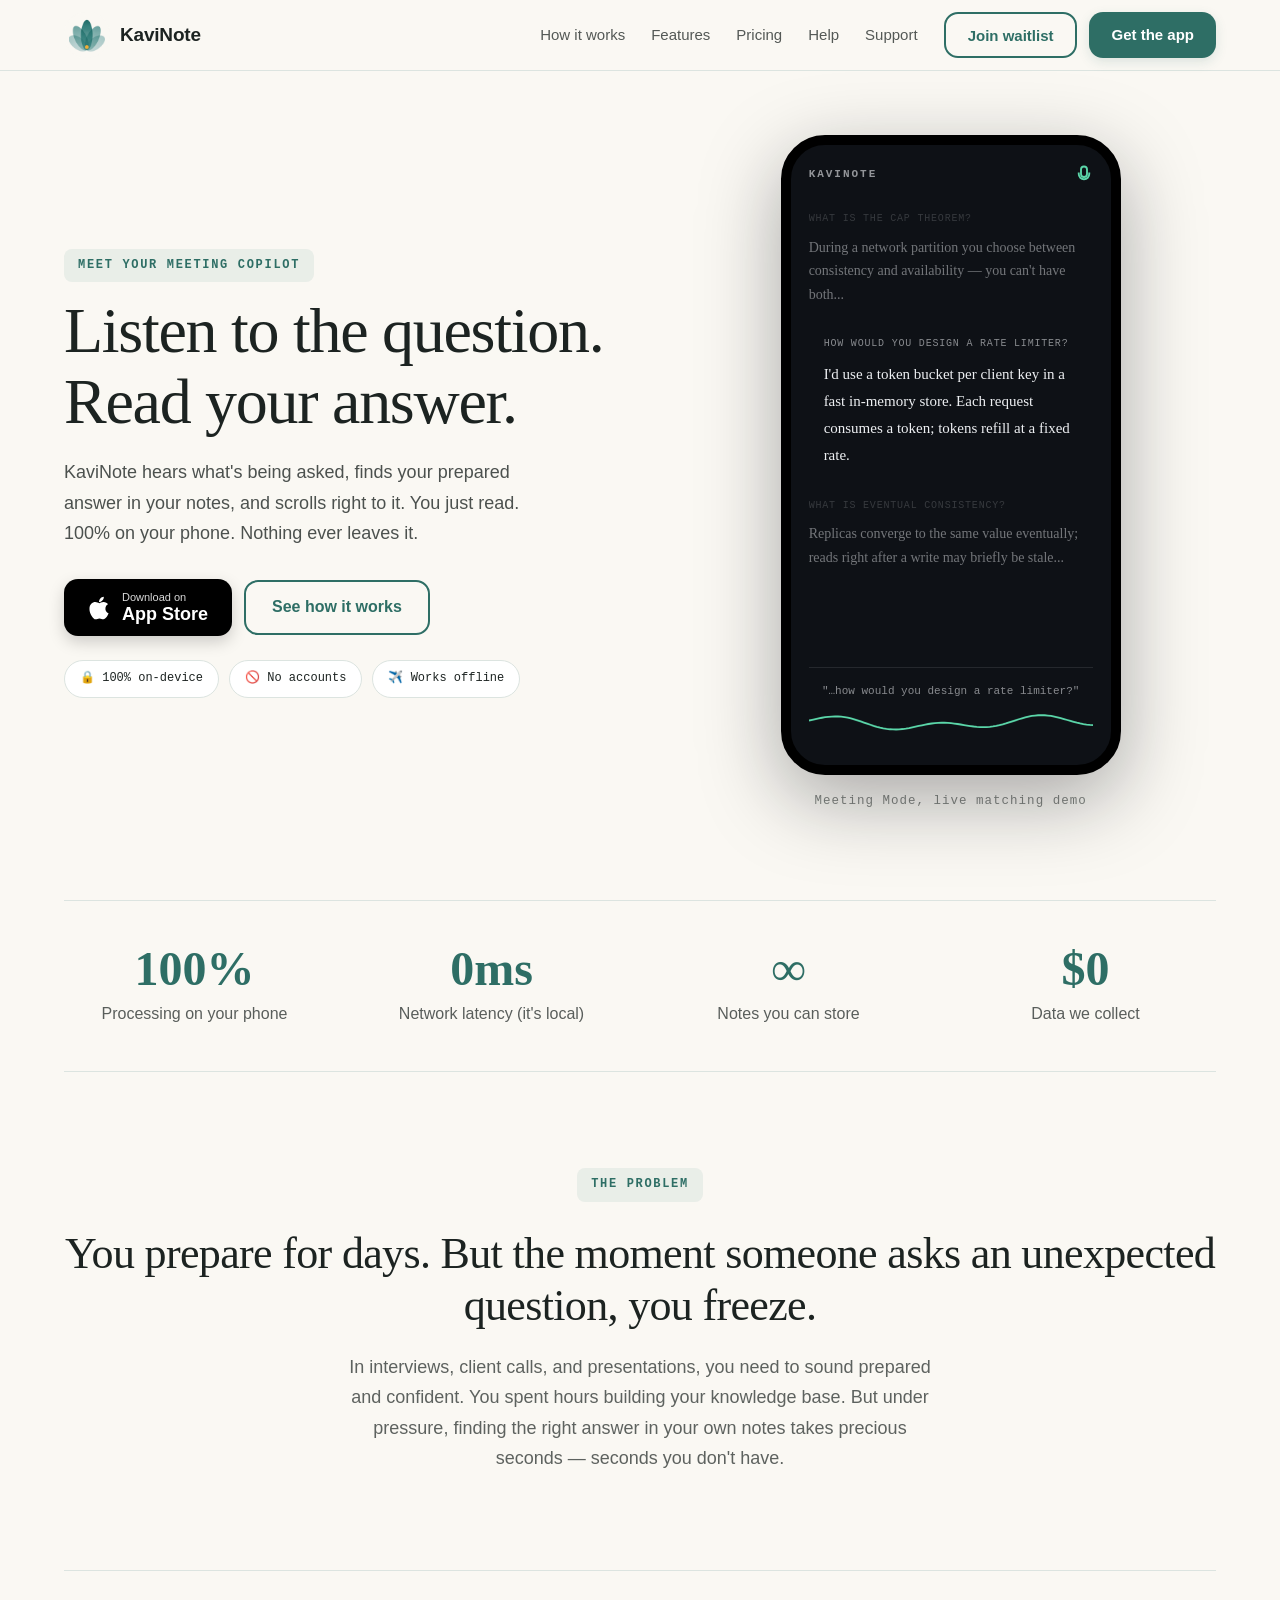
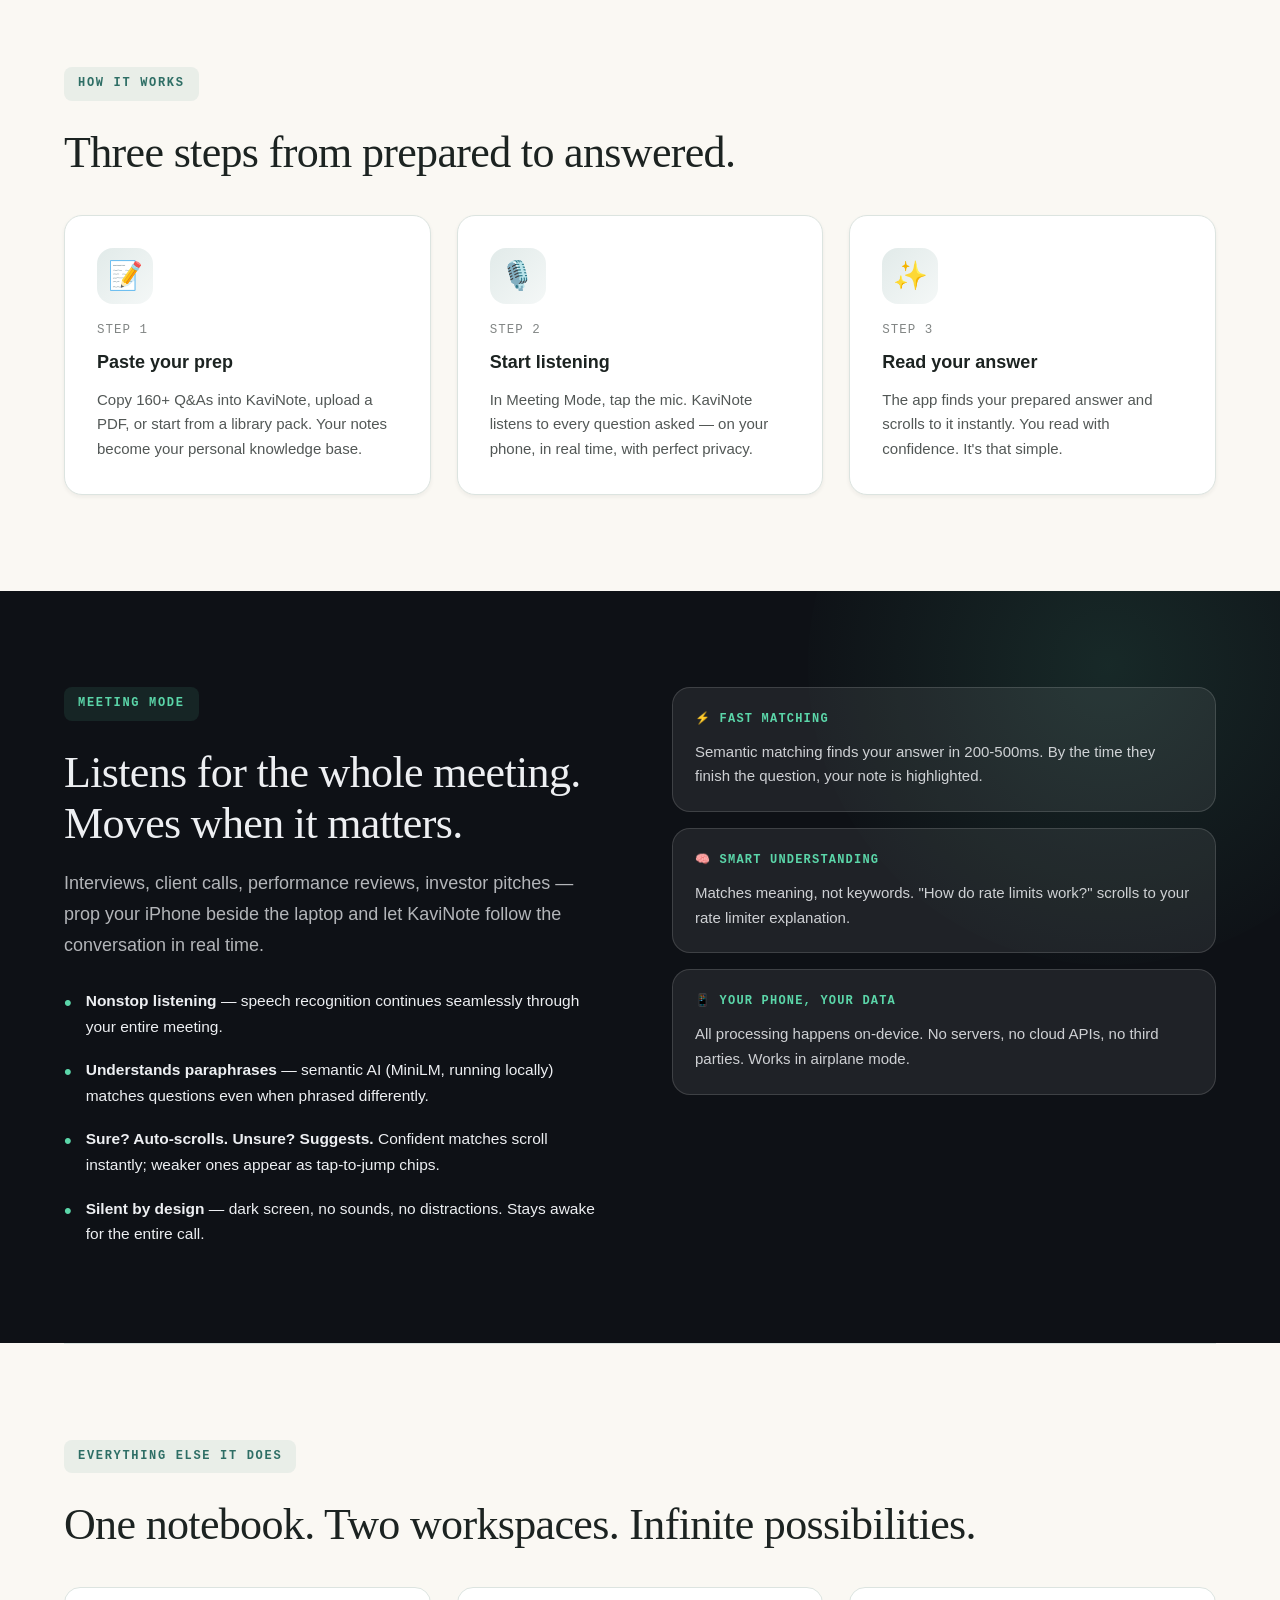
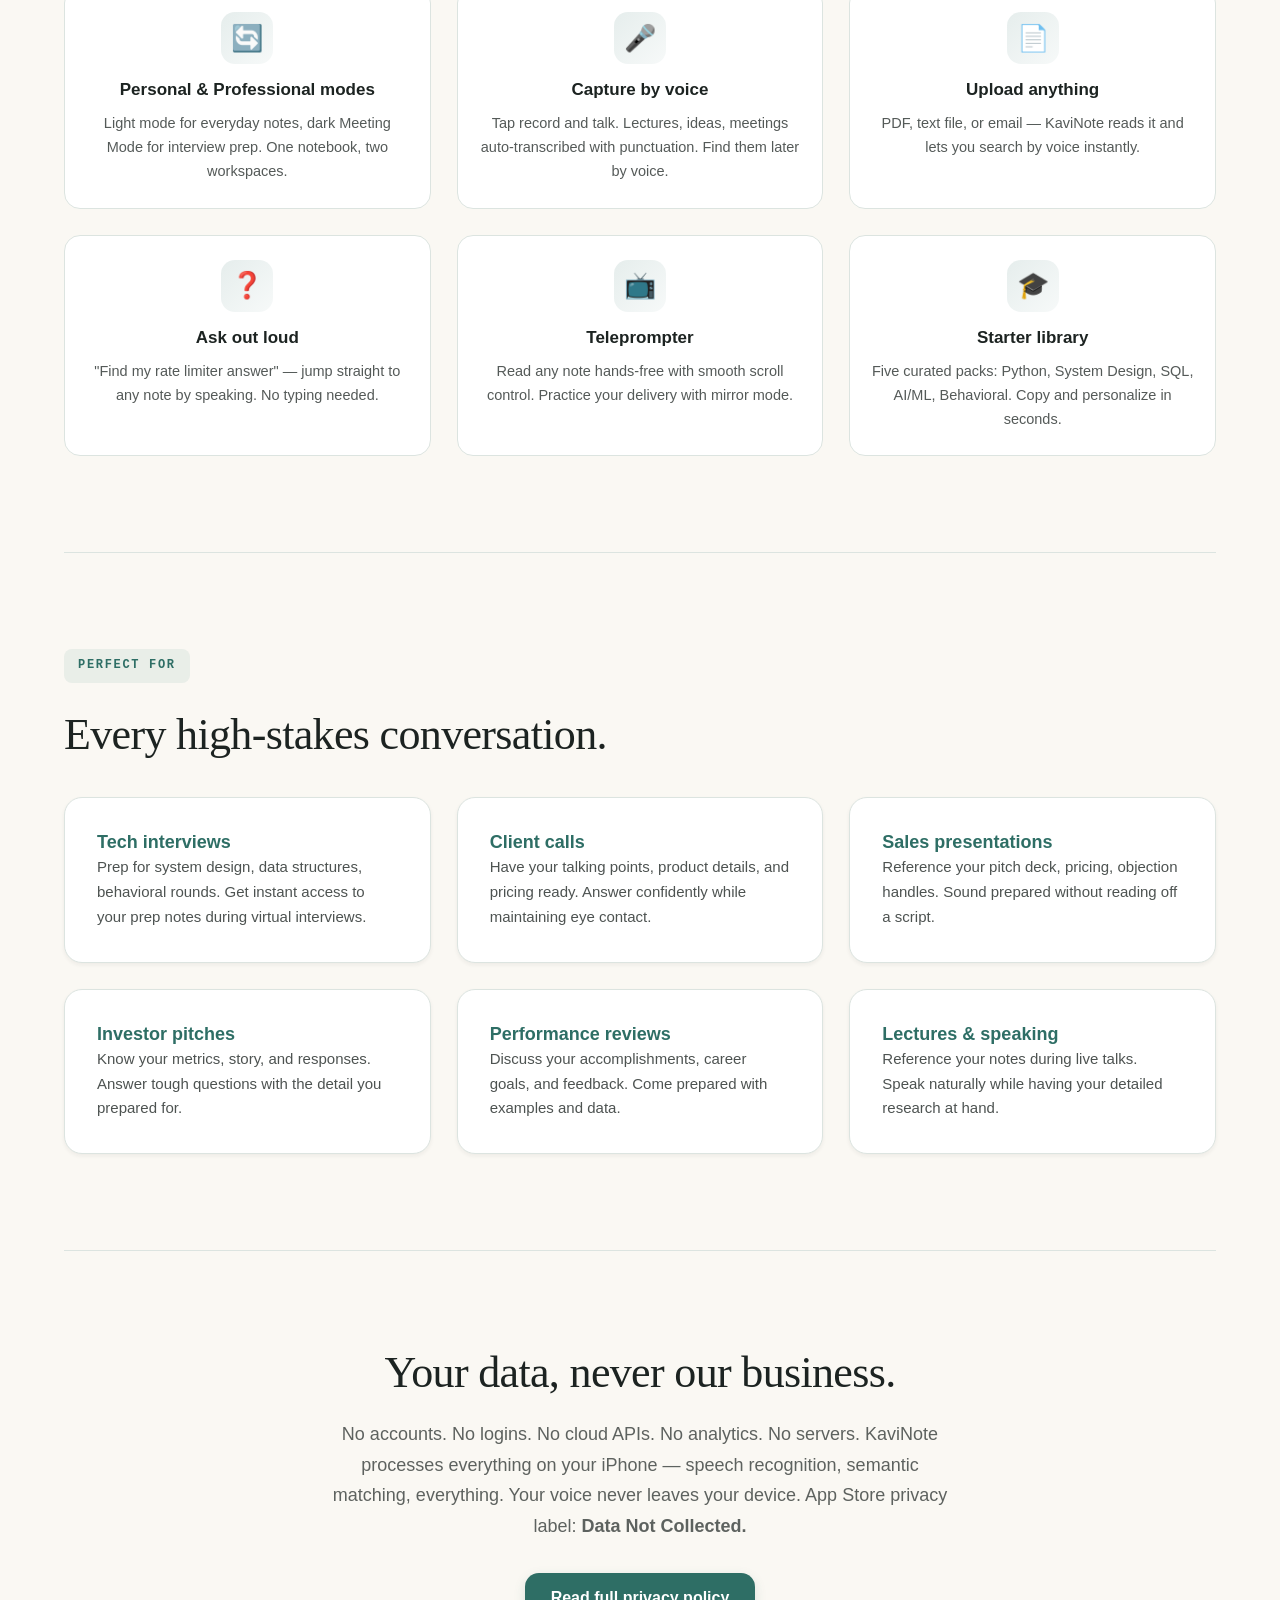
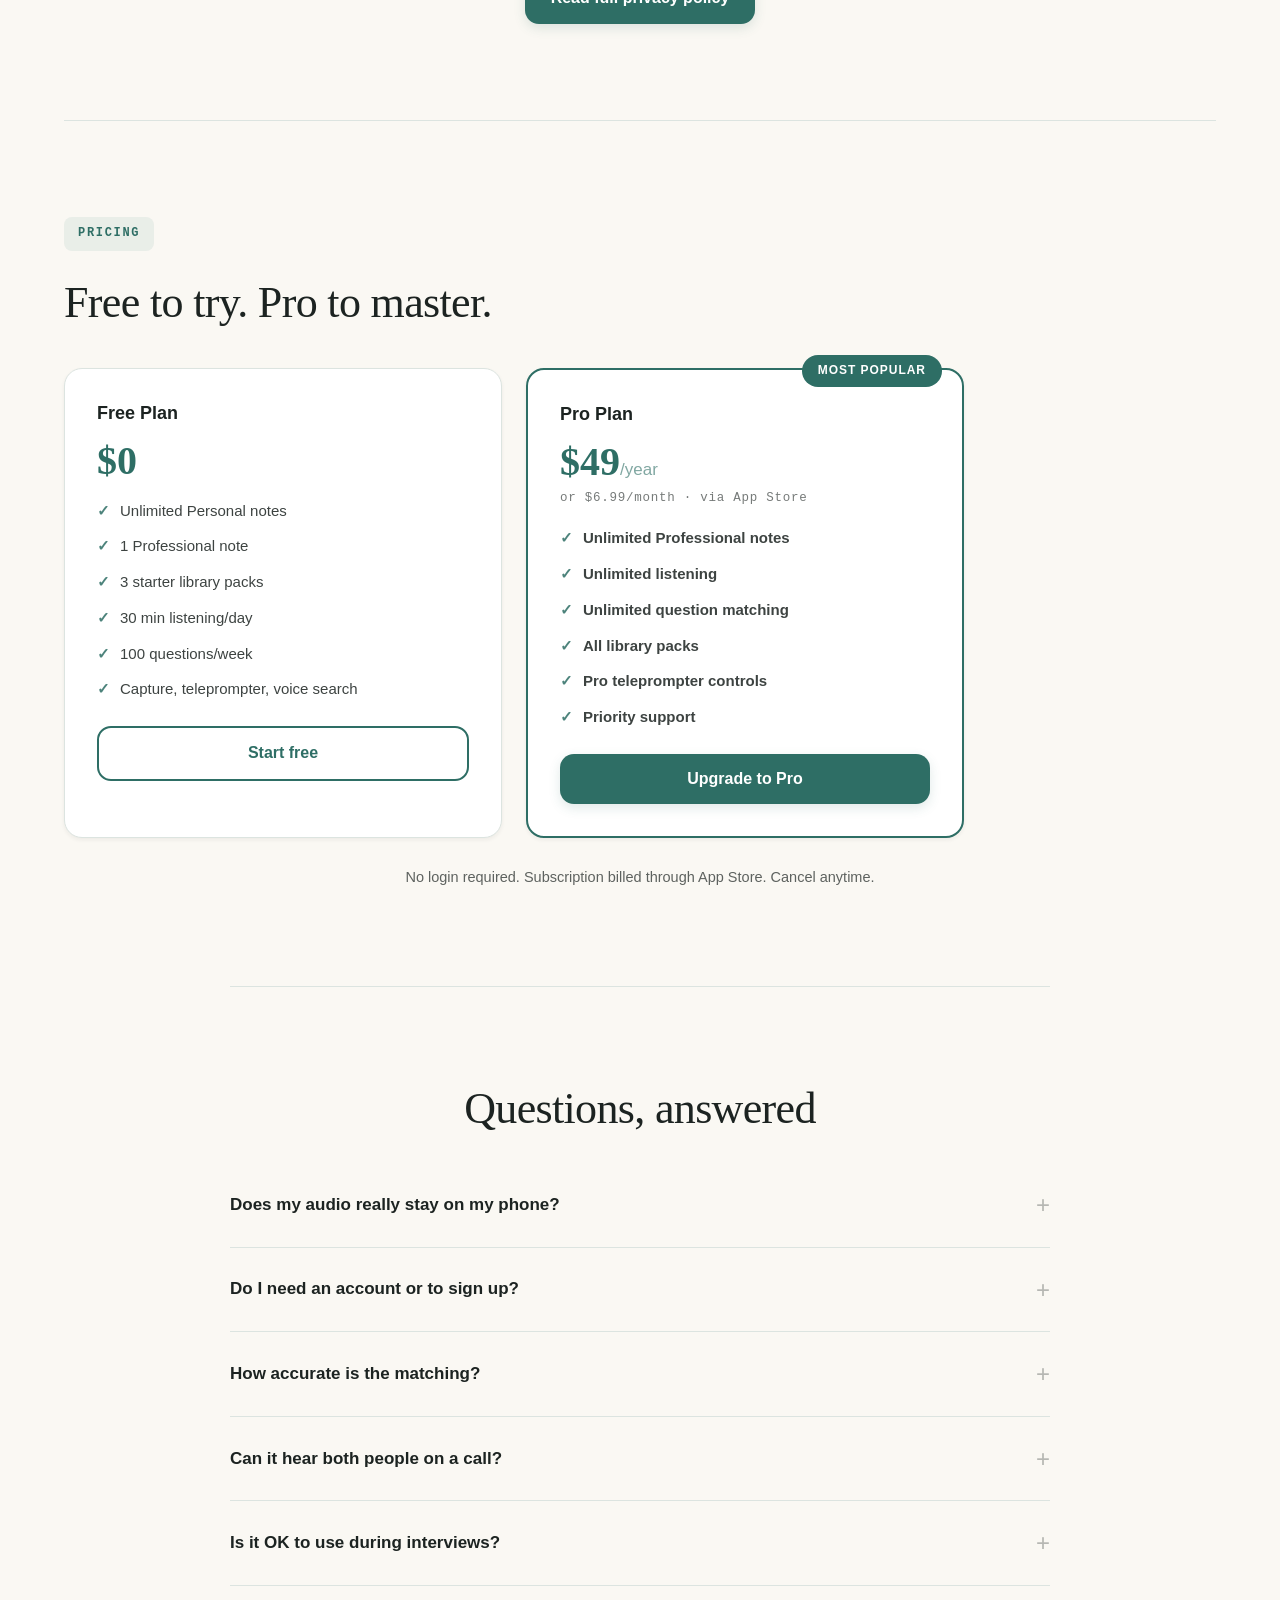
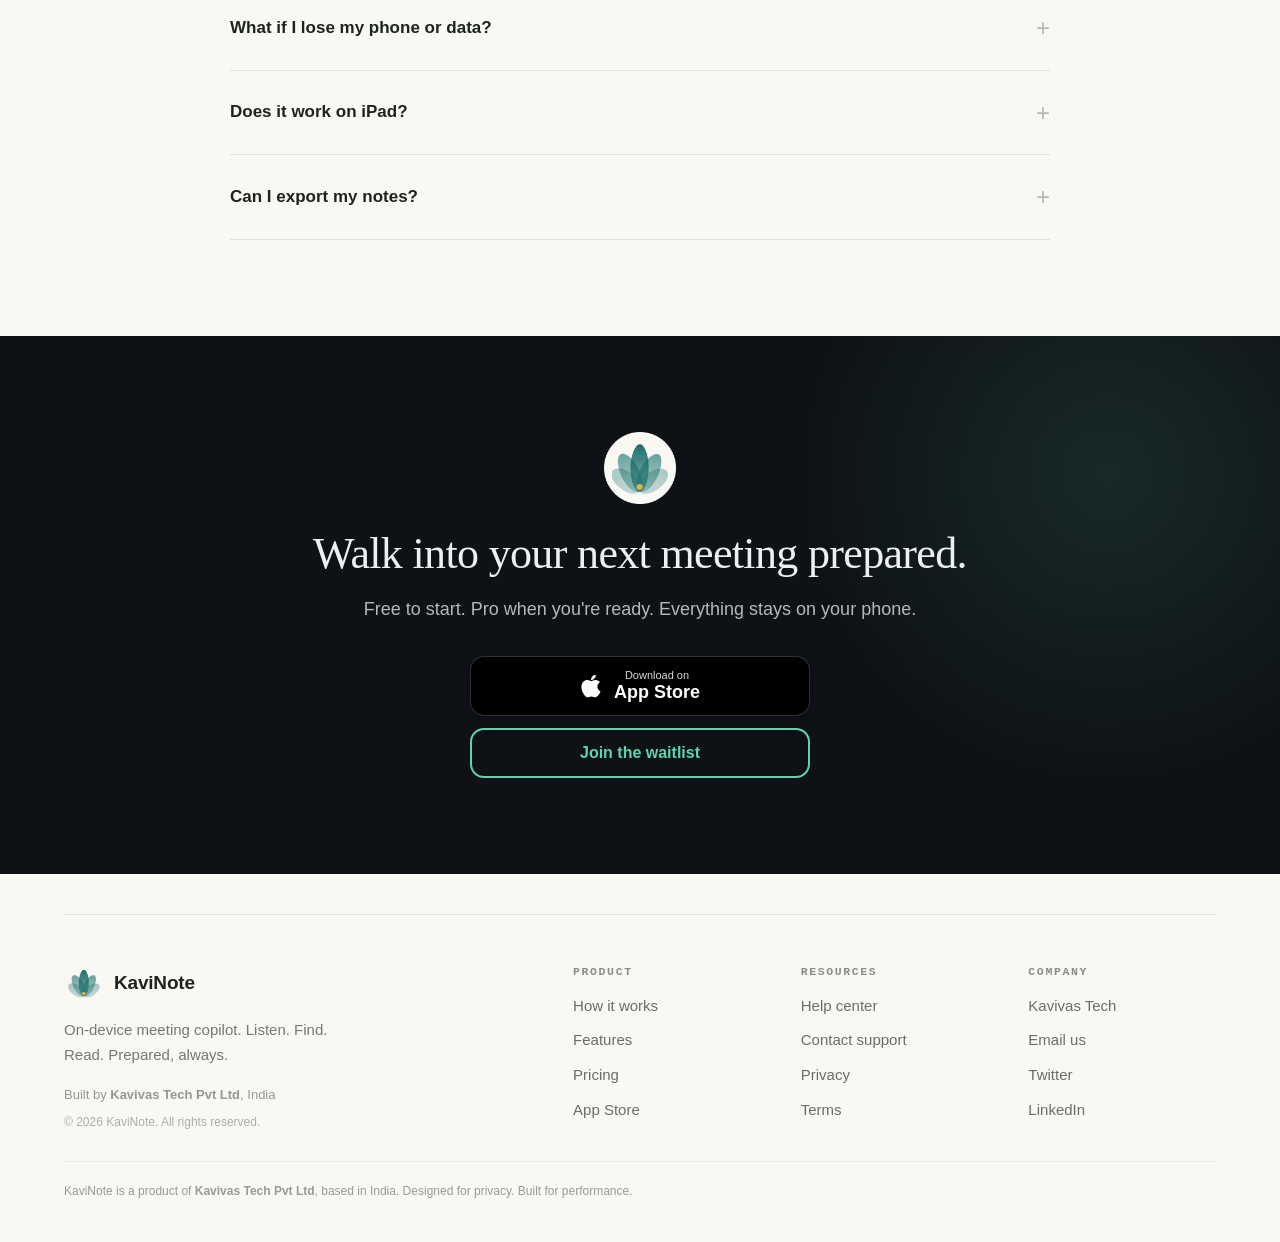
<file: index.html>
<!DOCTYPE html>
<html lang="en">
<head>
<meta charset="utf-8">
<meta name="viewport" content="width=device-width, initial-scale=1, viewport-fit=cover">
<meta name="theme-color" content="#FAF8F3">
<meta name="description" content="KaviNote - Your on-device meeting & interview copilot. Listen to questions, find answers in your notes, read with confidence. 100% on-device, no accounts, no data collected. Built by Kavivas Tech.">
<meta name="keywords" content="meeting copilot, interview prep, voice recognition, on-device AI, meeting notes, presentation tool">
<meta name="author" content="Kavivas Tech Pvt Ltd">
<meta name="robots" content="index, follow">
<link rel="canonical" href="https://kavinote.vercel.app/">
<meta property="og:site_name" content="KaviNote">
<meta property="og:title" content="KaviNote — Your On-Device Meeting & Interview Copilot">
<meta property="og:description" content="Listen to questions. Find your prepared answers. Read with confidence. 100% on-device privacy.">
<meta property="og:type" content="website">
<meta property="og:url" content="https://kavinote.vercel.app/">
<meta property="og:image" content="https://kavinote.vercel.app/logo.png">
<meta name="twitter:card" content="summary">
<meta name="twitter:title" content="KaviNote — Your On-Device Meeting & Interview Copilot">
<meta name="twitter:description" content="Listen to questions. Find your prepared answers. Read with confidence. 100% on-device privacy.">
<meta name="twitter:image" content="https://kavinote.vercel.app/logo.png">
<link rel="icon" href="logo.png">
<link rel="apple-touch-icon" href="apple-icon.png">
<title>KaviNote — On-Device Meeting & Interview Copilot | Kavivas Tech</title>
<script type="application/ld+json">
{
  "@context": "https://schema.org",
  "@type": "SoftwareApplication",
  "name": "KaviNote",
  "operatingSystem": "iOS",
  "applicationCategory": "ProductivityApplication",
  "description": "On-device meeting and interview copilot. KaviNote listens to questions, finds your prepared answers in your notes, and scrolls right to them. 100% on-device, no accounts, no data collected.",
  "image": "https://kavinote.vercel.app/logo.png",
  "url": "https://kavinote.vercel.app/",
  "offers": {
    "@type": "Offer",
    "price": "0",
    "priceCurrency": "USD",
    "description": "Free plan; Pro at $6.99/month or $49/year via App Store"
  },
  "publisher": {
    "@type": "Organization",
    "name": "Kavivas Tech Pvt Ltd",
    "url": "https://kavinote.vercel.app/",
    "logo": "https://kavinote.vercel.app/logo.png"
  }
}
</script>
<style>
/* KaviNote site — Quiet Stage design system (mobile-first) */
:root {
  --paper: #FAF8F3; --ink: #1C2321; --river: #2E6E65; --mist: #DCE4E0;
  --slate: #0E1116; --chalk: #EDEFF2; --signal: #5BD6A9; --ember: #E8A87C;
  --serif: Georgia, 'Times New Roman', serif;
  --sans: -apple-system, BlinkMacSystemFont, 'Segoe UI', Roboto, sans-serif;
  --mono: ui-monospace, SFMono-Regular, Menlo, Consolas, monospace;
}
* { margin: 0; box-sizing: border-box; }
html { scroll-behavior: smooth; -webkit-text-size-adjust: 100%; }
body { background: var(--paper); color: var(--ink); font-family: var(--sans); line-height: 1.65; font-size: 16px; padding-bottom: 84px; }
img { max-width: 100%; }
.wrap { max-width: 1200px; margin: 0 auto; padding: 0 20px; }
a { color: var(--river); text-decoration: none; }
a:hover { opacity: .85; }

/* ============ Header (mobile-first) ============ */
header.site { position: sticky; top: 0; z-index: 100; background: rgba(250,248,243,.95); backdrop-filter: blur(12px); -webkit-backdrop-filter: blur(12px); border-bottom: 1px solid var(--mist); }
.navbar { display: flex; flex-wrap: wrap; align-items: center; justify-content: space-between; gap: 12px; padding: 10px 0; }
.mark { display: flex; align-items: center; gap: 10px; font-weight: 700; font-size: 19px; color: var(--ink); text-decoration: none; letter-spacing: -0.01em; white-space: nowrap; }
.mark img { width: 46px; height: 46px; border-radius: 12px; display: block; }
.hamburger { width: 46px; height: 46px; border: 1.5px solid var(--mist); background: #fff; border-radius: 12px; display: flex; align-items: center; justify-content: center; cursor: pointer; padding: 0; flex-shrink: 0; }
.hamburger svg { width: 22px; height: 22px; }
.menu { display: none; flex-direction: column; padding: 4px 0 20px; width: 100%; order: 3; }
.menu.open { display: flex; }
.menu a.navlink { padding: 14px 4px; font-size: 17px; font-weight: 500; color: var(--ink); border-bottom: 1px solid var(--mist); }
.menu-actions { display: grid; gap: 10px; margin-top: 18px; }

/* ============ Buttons (thumb-friendly) ============ */
.btn { display: inline-flex; align-items: center; justify-content: center; min-height: 50px; background: var(--river); color: #fff !important; text-decoration: none; padding: 12px 26px; border-radius: 14px; font-weight: 600; font-size: 16px; border: none; cursor: pointer; transition: all .2s ease; box-shadow: 0 4px 12px rgba(46,110,101,.15); font-family: var(--sans); }
.btn:hover { box-shadow: 0 8px 24px rgba(46,110,101,.25); transform: translateY(-2px); }
.btn:active { transform: scale(.98); }
.btn.ghost { background: transparent; color: var(--river) !important; border: 2px solid var(--river); box-shadow: none; }
.btn.block { width: 100%; }

.badge-appstore { display: flex; align-items: center; justify-content: center; gap: 12px; background: #000; color: #fff !important; text-decoration: none; padding: 12px 24px; border-radius: 14px; line-height: 1.15; transition: all .2s; box-shadow: 0 6px 16px rgba(0,0,0,.18); font-weight: 500; min-height: 54px; }
.badge-appstore:hover { transform: scale(1.03); box-shadow: 0 10px 28px rgba(0,0,0,.25); }
.badge-appstore small { display: block; font-size: 11px; opacity: .85; font-weight: 400; }
.badge-appstore span { font-size: 18px; font-weight: 600; }

/* ============ Typography ============ */
h1 { font-family: var(--serif); font-weight: 500; font-size: clamp(34px, 9vw, 64px); line-height: 1.1; letter-spacing: -0.02em; color: var(--ink); }
h2 { font-family: var(--serif); font-weight: 500; font-size: clamp(26px, 6.5vw, 44px); line-height: 1.18; letter-spacing: -0.015em; }
h3 { font-size: 18px; font-weight: 600; line-height: 1.4; }
.eyebrow { font-family: var(--mono); font-size: 12px; letter-spacing: .14em; text-transform: uppercase; color: var(--river); display: inline-block; padding: 7px 14px; background: rgba(46,110,101,.08); border-radius: 8px; margin-bottom: 14px; font-weight: 600; }
.sub { font-size: 17px; opacity: .78; line-height: 1.7; }
.meta { font-family: var(--mono); font-size: 12.5px; opacity: .55; letter-spacing: .08em; }

/* ============ Sections & cards ============ */
section { padding: 56px 0; position: relative; }
.card { background: #fff; border: 1px solid var(--mist); border-radius: 18px; padding: 26px 22px; transition: all .3s; box-shadow: 0 2px 4px rgba(28,35,33,.06); }
.grid { display: grid; gap: 16px; }
.dark { background: var(--slate); color: var(--chalk); position: relative; overflow: hidden; }
.dark h2, .dark h3 { color: var(--chalk); }
.dark .sub { opacity: .74; }
.dark::before { content: ''; position: absolute; top: -30%; right: -10%; width: 600px; height: 600px; background: radial-gradient(circle, rgba(91,214,169,.12) 0%, transparent 75%); border-radius: 50%; pointer-events: none; }
.dark > * { position: relative; z-index: 1; }

/* ============ Hero ============ */
.hero { padding: 36px 0 56px; }
.hero-grid { display: grid; gap: 48px; }
.hero-copy .sub { margin-top: 20px; max-width: 46ch; }
.hero-ctas { display: grid; gap: 12px; margin-top: 30px; }
.hero-pills { display: flex; gap: 10px; flex-wrap: wrap; margin-top: 24px; }
.pill { display: inline-block; font-family: var(--mono); font-size: 12px; padding: 8px 15px; border-radius: 999px; border: 1px solid var(--mist); background: #fff; font-weight: 500; }
.dark .pill { background: rgba(237,239,242,.08); border-color: rgba(237,239,242,.2); color: var(--chalk); }

/* ============ Phone frame ============ */
.phone-wrap { justify-self: center; width: 100%; max-width: 320px; }
.phone { width: 100%; border-radius: 44px; border: 10px solid #000; background: var(--slate); overflow: hidden; box-shadow: 0 24px 80px rgba(14,17,22,.35); }
.phone .screen { height: 540px; position: relative; padding: 20px 18px; display: flex; flex-direction: column; }

/* ============ Stats ============ */
.stats-grid { display: grid; grid-template-columns: repeat(2, 1fr); gap: 28px 16px; }
.stat { text-align: center; }
.stat-value { font-family: var(--serif); font-size: 38px; font-weight: 600; color: var(--river); line-height: 1; margin-bottom: 8px; }
.stat-label { font-size: 14px; opacity: .72; font-weight: 500; }

/* ============ Icon boxes & tiles ============ */
.icon-box { width: 56px; height: 56px; background: linear-gradient(135deg, rgba(46,110,101,.14), rgba(46,110,101,.05)); border-radius: 16px; display: flex; align-items: center; justify-content: center; font-size: 28px; flex-shrink: 0; }
.dark .icon-box { background: linear-gradient(135deg, rgba(91,214,169,.18), rgba(91,214,169,.06)); }
.feature-tile { background: #fff; border: 1.5px solid var(--mist); border-radius: 16px; padding: 24px 20px; text-align: center; transition: all .3s; }
.feature-tile-icon { width: 52px; height: 52px; background: linear-gradient(135deg, rgba(46,110,101,.12), rgba(46,110,101,.04)); border-radius: 14px; display: flex; align-items: center; justify-content: center; font-size: 26px; margin: 0 auto 14px; }
.feature-tile h3 { margin: 0 0 10px; font-size: 17px; }
.feature-tile p { opacity: .75; font-size: 14.5px; }

/* ============ Meeting mode ============ */
.mm-grid { display: grid; gap: 40px; }
.mm-list { list-style: none; padding: 0; display: grid; gap: 18px; margin-top: 28px; }
.mm-list li { display: flex; gap: 14px; font-size: 15.5px; }
.mm-list li > span:first-child { color: var(--signal); font-size: 22px; flex-shrink: 0; line-height: 1.4; }
.mm-cards { display: grid; gap: 16px; }
.mm-card { background: rgba(237,239,242,.08); border: 1px solid rgba(237,239,242,.15); border-radius: 18px; padding: 22px; }
.mm-card-label { font-family: var(--mono); font-size: 12px; color: var(--signal); margin-bottom: 10px; letter-spacing: .1em; text-transform: uppercase; font-weight: 600; }
.mm-card p { color: var(--chalk); opacity: .85; font-size: 15px; margin: 0; }

/* ============ Pricing ============ */
.pricing-grid { display: grid; gap: 24px; margin-top: 40px; max-width: 900px; }
.pricing-grid .card.pro { order: -1; border: 2.5px solid var(--river); position: relative; }
.price-tag { font-family: var(--serif); font-size: 40px; font-weight: 600; color: var(--river); margin: 14px 0 4px; line-height: 1; }
.plan-list { list-style: none; padding: 0; display: grid; gap: 11px; font-size: 15px; opacity: .85; margin: 18px 0 24px; }
.plan-list li { display: flex; gap: 10px; }
.plan-list li > span:first-child { color: var(--river); font-weight: bold; }

/* ============ FAQ ============ */
details { border-bottom: 1px solid var(--mist); padding: 4px 0; }
details summary { font-weight: 600; font-size: 16px; list-style: none; display: flex; justify-content: space-between; align-items: center; gap: 16px; user-select: none; cursor: pointer; padding: 18px 0; min-height: 48px; }
details summary::-webkit-details-marker { display: none; }
details summary::after { content: '+'; font-size: 24px; opacity: .3; transition: all .2s; font-weight: 400; flex-shrink: 0; }
details[open] summary::after { content: '−'; opacity: .6; }
details p { padding: 0 0 18px; opacity: .78; font-size: 15px; line-height: 1.75; }

/* ============ Sticky bottom app bar (mobile) ============ */
.appbar { position: fixed; left: 0; right: 0; bottom: 0; z-index: 95; display: flex; gap: 10px; padding: 10px 16px calc(10px + env(safe-area-inset-bottom)); background: rgba(250,248,243,.94); backdrop-filter: blur(14px); -webkit-backdrop-filter: blur(14px); border-top: 1px solid var(--mist); }
.appbar .badge-appstore { flex: 1.3; min-height: 50px; padding: 8px 12px; box-shadow: none; }
.appbar .badge-appstore span { font-size: 16px; }
.appbar .btn.ghost { flex: 1; min-height: 50px; padding: 8px 12px; font-size: 15px; }

/* ============ Footer ============ */
footer.site { border-top: 1px solid var(--mist); padding: 48px 0 40px; margin-top: 40px; }
footer.site .cols { display: grid; grid-template-columns: 1fr 1fr; gap: 32px 20px; }
footer.site .brand-col { grid-column: 1 / -1; }
footer.site a { color: var(--ink); opacity: .65; text-decoration: none; display: block; margin: 10px 0; font-size: 15px; transition: opacity .2s; }
footer.site a.mark { display: flex; opacity: 1; margin: 0; font-size: 19px; }
footer.site a:hover { opacity: 1; }
footer.site .head { font-family: var(--mono); font-size: 11.5px; letter-spacing: .14em; text-transform: uppercase; opacity: .5; margin-bottom: 12px; font-weight: 700; }
.footer-credit { font-size: 12.5px; opacity: .55; margin-top: 28px; padding-top: 20px; border-top: 1px solid var(--mist); }

/* ============ Waitlist modal (bottom sheet on mobile) ============ */
.modal { display: none; position: fixed; z-index: 1000; inset: 0; background: rgba(0,0,0,.5); }
.modal.open { display: flex; align-items: flex-end; justify-content: center; }
.modal-content { background: var(--paper); border-radius: 24px 24px 0 0; padding: 30px 22px calc(30px + env(safe-area-inset-bottom)); width: 100%; box-shadow: 0 -10px 40px rgba(0,0,0,.25); position: relative; }
.modal-content h2 { margin-bottom: 10px; font-size: 26px; }
.modal-content .sub { font-size: 15.5px; margin: 8px 0 24px; opacity: .7; }
.modal-close { position: absolute; top: 14px; right: 14px; background: none; border: none; font-size: 26px; cursor: pointer; opacity: .5; transition: opacity .2s; width: 44px; height: 44px; }
.modal-close:hover { opacity: 1; }
.waitlist-form { display: grid; gap: 14px; }
.waitlist-form input { width: 100%; padding: 15px 16px; font-size: 16px; border: 1.5px solid var(--mist); border-radius: 14px; font-family: var(--sans); transition: all .2s; }
.waitlist-form input:focus { outline: none; border-color: var(--river); box-shadow: 0 0 0 3px rgba(46,110,101,.1); }
.waitlist-form button { min-height: 52px; padding: 14px 24px; background: var(--river); color: #fff; border: none; border-radius: 14px; font-weight: 600; font-size: 16px; cursor: pointer; transition: all .2s; box-shadow: 0 4px 12px rgba(46,110,101,.15); }
.waitlist-form button:active { transform: scale(.98); }
.waitlist-success { text-align: center; padding: 16px 0; }
.waitlist-success .icon { font-size: 48px; margin-bottom: 14px; color: var(--river); }
.waitlist-success h3 { margin-bottom: 8px; color: var(--river); }
.waitlist-success p { opacity: .7; }

/* ============ Reveal ============ */
.reveal { opacity: 0; transform: translateY(28px); transition: opacity .7s ease, transform .7s ease; }
.reveal.in { opacity: 1; transform: none; }

@media (prefers-reduced-motion: reduce) {
  .reveal { opacity: 1; transform: none; transition: none; }
  html { scroll-behavior: auto; }
  .card, .feature-tile, .btn { transition: none; }
}

/* ============================================================
   DESKTOP & TABLET UPGRADES (mobile styles above are the base)
   ============================================================ */
@media (min-width: 640px) {
  .wrap { padding: 0 24px; }
  .grid.cols2, .grid.cols3 { grid-template-columns: repeat(2, 1fr); gap: 22px; }
  .hero-ctas { display: flex; flex-wrap: wrap; align-items: center; }
  .hero-ctas .btn, .hero-ctas .badge-appstore { width: auto; }
  .modal.open { align-items: center; }
  .modal-content { max-width: 480px; border-radius: 20px; padding: 40px; }
  .sub { font-size: 18px; }
}

@media (min-width: 920px) {
  body { padding-bottom: 0; }
  .appbar { display: none; }
  .navbar { padding: 12px 0; }
  .hamburger { display: none; }
  .menu { display: flex !important; flex-direction: row; align-items: center; gap: 26px; padding: 0; width: auto; order: 0; }
  .menu a.navlink { border: none; padding: 0; font-size: 15px; opacity: .75; font-weight: 500; }
  .menu a.navlink:hover { opacity: 1; }
  .menu-actions { display: flex; margin: 0; gap: 12px; }
  .menu-actions .btn { min-height: 46px; padding: 10px 22px; font-size: 15px; }
  section { padding: 96px 0; }
  .hero { padding: 64px 0 88px; }
  .hero-grid { grid-template-columns: 1.05fr 1fr; gap: 64px; align-items: center; }
  .phone-wrap { max-width: 340px; }
  .phone .screen { height: 620px; }
  .stats-grid { grid-template-columns: repeat(4, 1fr); gap: 36px; }
  .stat-value { font-size: 48px; }
  .stat-label { font-size: 16px; }
  .grid.cols3 { grid-template-columns: repeat(3, 1fr); gap: 26px; }
  .mm-grid { grid-template-columns: 1fr 1fr; gap: 64px; align-items: start; }
  .pricing-grid { grid-template-columns: 1fr 1fr; }
  .pricing-grid .card.pro { order: 0; }
  .card { padding: 32px; }
  .card:hover { box-shadow: 0 8px 24px rgba(28,35,33,.15); transform: translateY(-6px); }
  .feature-tile:hover { border-color: var(--river); box-shadow: 0 8px 24px rgba(46,110,101,.12); transform: translateY(-4px); }
  footer.site .cols { grid-template-columns: 2.5fr 1fr 1fr 1fr; gap: 40px; }
  footer.site .brand-col { grid-column: auto; }
  details summary { font-size: 17px; }
  details p { font-size: 15.5px; }
}
</style>
</head>
<body>

<!-- HEADER -->
<header class="site">
  <div class="wrap">
    <div class="navbar">
      <a class="mark" href="index.html">
        <img src="logo.png" alt="KaviNote lotus logo" width="46" height="46">
        KaviNote
      </a>
      <button class="hamburger" onclick="toggleMenu()" aria-label="Open menu" aria-expanded="false" id="hamburgerBtn">
        <svg id="iconOpen" viewBox="0 0 24 24" fill="none" stroke="#1C2321" stroke-width="2" stroke-linecap="round"><path d="M4 7h16M4 12h16M4 17h16"/></svg>
        <svg id="iconClose" viewBox="0 0 24 24" fill="none" stroke="#1C2321" stroke-width="2" stroke-linecap="round" style="display:none;"><path d="M6 6l12 12M18 6L6 18"/></svg>
      </button>
      <nav class="menu" id="menu">
        <a class="navlink" href="#how" onclick="closeMenu()">How it works</a>
        <a class="navlink" href="#features" onclick="closeMenu()">Features</a>
        <a class="navlink" href="#pricing" onclick="closeMenu()">Pricing</a>
        <a class="navlink" href="help.html">Help</a>
        <a class="navlink" href="support.html">Support</a>
        <div class="menu-actions">
          <button class="btn ghost" onclick="closeMenu(); openWaitlist();">Join waitlist</button>
          <a class="btn" href="#download" onclick="closeMenu()">Get the app</a>
        </div>
      </nav>
    </div>
  </div>
</header>

<!-- HERO -->
<div class="wrap">
<section class="hero" id="top">
  <div class="hero-grid">
    <div class="hero-copy">
      <p class="eyebrow">Meet your meeting copilot</p>
      <h1>Listen to the question. Read your answer.</h1>
      <p class="sub">KaviNote hears what's being asked, finds your prepared answer in your notes, and scrolls right to it. You just read. 100% on your phone. Nothing ever leaves it.</p>
      <div class="hero-ctas">
        <a class="badge-appstore" href="https://apps.apple.com/app/kavinote/id0000000000" title="Download KaviNote from App Store">
          <svg width="22" height="26" viewBox="0 0 384 512" fill="#fff" aria-hidden="true"><path d="M318.7 268.7c-.2-36.7 16.4-64.4 50-84.8-18.8-26.9-47.2-41.7-84.7-44.6-35.5-2.8-74.3 20.7-88.5 20.7-15 0-49.4-19.7-76.4-19.7C63.3 141.2 4 184.8 4 273.5q0 39.3 14.4 81.2c12.8 36.7 59 126.7 107.2 125.2 25.2-.6 43-17.9 75.8-17.9 31.8 0 48.3 17.9 76.4 17.9 48.6-.7 90.4-82.5 102.6-119.3-65.2-30.7-61.7-90-61.7-91.9zm-56.6-164.2c27.3-32.4 24.8-61.9 24-72.5-24.1 1.4-52 16.4-67.9 34.9-17.5 19.8-27.8 44.3-25.6 71.9 26.1 2 49.9-11.4 69.5-34.3z"/></svg>
          <span><small>Download on</small>App Store</span>
        </a>
        <a class="btn ghost" href="#how">See how it works</a>
      </div>
      <div class="hero-pills">
        <span class="pill">🔒 100% on-device</span>
        <span class="pill">🚫 No accounts</span>
        <span class="pill">✈️ Works offline</span>
      </div>
    </div>

    <div class="phone-wrap">
      <div class="phone">
        <div class="screen">
          <div style="display:flex; justify-content:space-between; align-items:center; color:rgba(237,239,242,.6); margin-bottom:14px;">
            <span style="font-family:var(--mono); font-size:11px; letter-spacing:.18em; font-weight:600;">KAVINOTE</span>
            <svg width="18" height="18" viewBox="0 0 24 24" fill="none" stroke="#5BD6A9" stroke-width="2.5" aria-hidden="true"><path d="M12 2a4 4 0 0 1 4 4v6a4 4 0 0 1-8 0V6a4 4 0 0 1 4-4z"/><path d="M19 10v2a7 7 0 0 1-14 0v-2"/></svg>
          </div>
          <div style="overflow:hidden; flex:1;">
            <div id="deck" style="transition: transform .45s ease-in-out;">
              <div style="opacity:.45; padding:14px 0;">
                <div style="font-family:var(--mono); font-size:10px; color:rgba(237,239,242,.4); letter-spacing:.08em; text-transform:uppercase;">What is the CAP theorem?</div>
                <div style="font-family:var(--serif); font-size:14px; line-height:1.7; color:#EDEFF2; margin-top:8px;">During a network partition you choose between consistency and availability — you can't have both...</div>
              </div>
              <div id="hitBlock" style="border:1.5px solid transparent; border-radius:14px; padding:14px; transition: all .45s;">
                <div style="font-family:var(--mono); font-size:10px; color:rgba(237,239,242,.55); letter-spacing:.08em; text-transform:uppercase;">How would you design a rate limiter?</div>
                <div style="font-family:var(--serif); font-size:15px; line-height:1.8; color:#EDEFF2; margin-top:8px;">I'd use a token bucket per client key in a fast in-memory store. Each request consumes a token; tokens refill at a fixed rate.</div>
              </div>
              <div style="opacity:.45; padding:14px 0;">
                <div style="font-family:var(--mono); font-size:10px; color:rgba(237,239,242,.4); letter-spacing:.08em; text-transform:uppercase;">What is eventual consistency?</div>
                <div style="font-family:var(--serif); font-size:14px; line-height:1.7; color:#EDEFF2; margin-top:8px;">Replicas converge to the same value eventually; reads right after a write may briefly be stale...</div>
              </div>
            </div>
          </div>
          <div style="border-top: 1px solid rgba(237,239,242,.1); padding-top:14px; margin-top:12px;">
            <div id="heard" style="font-family:var(--mono); font-size:11px; color:rgba(237,239,242,.55); min-height:16px; text-align:center; margin-bottom:8px; font-weight:500;"></div>
            <canvas id="flow" width="264" height="28" style="width:100%; height:28px;"></canvas>
          </div>
        </div>
      </div>
      <p class="meta" style="text-align:center; margin-top:16px;">Meeting Mode, live matching demo</p>
    </div>
  </div>
</section>
</div>

<!-- STATS BANNER -->
<div class="wrap">
<section style="padding: 44px 0; border-top: 1px solid var(--mist); border-bottom: 1px solid var(--mist);">
  <div class="stats-grid">
    <div class="stat">
      <div class="stat-value">100%</div>
      <div class="stat-label">Processing on your phone</div>
    </div>
    <div class="stat">
      <div class="stat-value">0ms</div>
      <div class="stat-label">Network latency (it's local)</div>
    </div>
    <div class="stat">
      <div class="stat-value">∞</div>
      <div class="stat-label">Notes you can store</div>
    </div>
    <div class="stat">
      <div class="stat-value">$0</div>
      <div class="stat-label">Data we collect</div>
    </div>
  </div>
</section>
</div>

<!-- PROBLEM / SOLUTION -->
<div class="wrap">
<section style="text-align:center;">
  <p class="eyebrow">The problem</p>
  <h2 style="margin-top:12px; max-width:54ch; margin-left:auto; margin-right:auto;">You prepare for days. But the moment someone asks an unexpected question, you freeze.</h2>
  <p class="sub" style="margin-top:20px; max-width:60ch; margin-left:auto; margin-right:auto; opacity:.7;">In interviews, client calls, and presentations, you need to sound prepared and confident. You spent hours building your knowledge base. But under pressure, finding the right answer in your own notes takes precious seconds — seconds you don't have.</p>
</section>
</div>

<!-- HOW IT WORKS -->
<div class="wrap">
<section id="how" style="border-top:1px solid var(--mist);">
  <p class="eyebrow">How it works</p>
  <h2 style="margin-top:12px;">Three steps from prepared to answered.</h2>
  <div class="grid cols3" style="margin-top:36px;">
    <div class="card">
      <div class="icon-box">📝</div>
      <div class="meta" style="margin:16px 0 10px;">STEP 1</div>
      <h3 style="margin:0 0 12px;">Paste your prep</h3>
      <p style="opacity:.76; font-size:15px;">Copy 160+ Q&As into KaviNote, upload a PDF, or start from a library pack. Your notes become your personal knowledge base.</p>
    </div>
    <div class="card">
      <div class="icon-box">🎙️</div>
      <div class="meta" style="margin:16px 0 10px;">STEP 2</div>
      <h3 style="margin:0 0 12px;">Start listening</h3>
      <p style="opacity:.76; font-size:15px;">In Meeting Mode, tap the mic. KaviNote listens to every question asked — on your phone, in real time, with perfect privacy.</p>
    </div>
    <div class="card">
      <div class="icon-box">✨</div>
      <div class="meta" style="margin:16px 0 10px;">STEP 3</div>
      <h3 style="margin:0 0 12px;">Read your answer</h3>
      <p style="opacity:.76; font-size:15px;">The app finds your prepared answer and scrolls to it instantly. You read with confidence. It's that simple.</p>
    </div>
  </div>
</section>
</div>

<!-- MEETING MODE SHOWCASE -->
<div class="dark">
<div class="wrap">
<section>
  <div class="mm-grid">
    <div class="reveal">
      <p class="eyebrow" style="color:var(--signal); background:rgba(91,214,169,.1);">Meeting Mode</p>
      <h2 style="margin-top:12px;">Listens for the whole meeting. Moves when it matters.</h2>
      <p class="sub" style="margin-top:18px;">Interviews, client calls, performance reviews, investor pitches — prop your iPhone beside the laptop and let KaviNote follow the conversation in real time.</p>
      <ul class="mm-list">
        <li><span>•</span><span><strong style="color:var(--chalk);">Nonstop listening</strong> — speech recognition continues seamlessly through your entire meeting.</span></li>
        <li><span>•</span><span><strong style="color:var(--chalk);">Understands paraphrases</strong> — semantic AI (MiniLM, running locally) matches questions even when phrased differently.</span></li>
        <li><span>•</span><span><strong style="color:var(--chalk);">Sure? Auto-scrolls. Unsure? Suggests.</strong> Confident matches scroll instantly; weaker ones appear as tap-to-jump chips.</span></li>
        <li><span>•</span><span><strong style="color:var(--chalk);">Silent by design</strong> — dark screen, no sounds, no distractions. Stays awake for the entire call.</span></li>
      </ul>
    </div>
    <div class="reveal mm-cards">
      <div class="mm-card">
        <div class="mm-card-label">⚡ Fast matching</div>
        <p>Semantic matching finds your answer in 200-500ms. By the time they finish the question, your note is highlighted.</p>
      </div>
      <div class="mm-card">
        <div class="mm-card-label">🧠 Smart understanding</div>
        <p>Matches meaning, not keywords. "How do rate limits work?" scrolls to your rate limiter explanation.</p>
      </div>
      <div class="mm-card">
        <div class="mm-card-label">📱 Your phone, your data</div>
        <p>All processing happens on-device. No servers, no cloud APIs, no third parties. Works in airplane mode.</p>
      </div>
    </div>
  </div>
</section>
</div>
</div>

<!-- FEATURES GRID -->
<div class="wrap">
<section id="features" style="border-top:1px solid var(--mist);">
  <p class="eyebrow">Everything else it does</p>
  <h2 style="margin-top:12px;">One notebook. Two workspaces. Infinite possibilities.</h2>
  <div class="grid cols3" style="margin-top:36px;">
    <div class="feature-tile">
      <div class="feature-tile-icon">🔄</div>
      <h3>Personal & Professional modes</h3>
      <p>Light mode for everyday notes, dark Meeting Mode for interview prep. One notebook, two workspaces.</p>
    </div>
    <div class="feature-tile">
      <div class="feature-tile-icon">🎤</div>
      <h3>Capture by voice</h3>
      <p>Tap record and talk. Lectures, ideas, meetings auto-transcribed with punctuation. Find them later by voice.</p>
    </div>
    <div class="feature-tile">
      <div class="feature-tile-icon">📄</div>
      <h3>Upload anything</h3>
      <p>PDF, text file, or email — KaviNote reads it and lets you search by voice instantly.</p>
    </div>
    <div class="feature-tile">
      <div class="feature-tile-icon">❓</div>
      <h3>Ask out loud</h3>
      <p>"Find my rate limiter answer" — jump straight to any note by speaking. No typing needed.</p>
    </div>
    <div class="feature-tile">
      <div class="feature-tile-icon">📺</div>
      <h3>Teleprompter</h3>
      <p>Read any note hands-free with smooth scroll control. Practice your delivery with mirror mode.</p>
    </div>
    <div class="feature-tile">
      <div class="feature-tile-icon">🎓</div>
      <h3>Starter library</h3>
      <p>Five curated packs: Python, System Design, SQL, AI/ML, Behavioral. Copy and personalize in seconds.</p>
    </div>
  </div>
</section>
</div>

<!-- USE CASES -->
<div class="wrap">
<section style="border-top:1px solid var(--mist);">
  <p class="eyebrow">Perfect for</p>
  <h2 style="margin-top:12px;">Every high-stakes conversation.</h2>
  <div class="grid cols3" style="margin-top:36px;">
    <div class="card">
      <h3 style="margin-top:0; color:var(--river);">Tech interviews</h3>
      <p style="font-size:15px; opacity:.78;">Prep for system design, data structures, behavioral rounds. Get instant access to your prep notes during virtual interviews.</p>
    </div>
    <div class="card">
      <h3 style="margin-top:0; color:var(--river);">Client calls</h3>
      <p style="font-size:15px; opacity:.78;">Have your talking points, product details, and pricing ready. Answer confidently while maintaining eye contact.</p>
    </div>
    <div class="card">
      <h3 style="margin-top:0; color:var(--river);">Sales presentations</h3>
      <p style="font-size:15px; opacity:.78;">Reference your pitch deck, pricing, objection handles. Sound prepared without reading off a script.</p>
    </div>
    <div class="card">
      <h3 style="margin-top:0; color:var(--river);">Investor pitches</h3>
      <p style="font-size:15px; opacity:.78;">Know your metrics, story, and responses. Answer tough questions with the detail you prepared for.</p>
    </div>
    <div class="card">
      <h3 style="margin-top:0; color:var(--river);">Performance reviews</h3>
      <p style="font-size:15px; opacity:.78;">Discuss your accomplishments, career goals, and feedback. Come prepared with examples and data.</p>
    </div>
    <div class="card">
      <h3 style="margin-top:0; color:var(--river);">Lectures & speaking</h3>
      <p style="font-size:15px; opacity:.78;">Reference your notes during live talks. Speak naturally while having your detailed research at hand.</p>
    </div>
  </div>
</section>
</div>

<!-- PRIVACY MANIFESTO -->
<div class="wrap">
<section style="border-top:1px solid var(--mist); text-align:center;">
  <h2 style="max-width:28ch; margin:0 auto;">Your data, never our business.</h2>
  <p class="sub" style="max-width:62ch; margin:20px auto 0; opacity:.7;">No accounts. No logins. No cloud APIs. No analytics. No servers. KaviNote processes everything on your iPhone — speech recognition, semantic matching, everything. Your voice never leaves your device. App Store privacy label: <strong>Data Not Collected.</strong></p>
  <div style="margin-top:32px;">
    <a class="btn" href="privacy.html">Read full privacy policy</a>
  </div>
</section>
</div>

<!-- PRICING -->
<div class="wrap">
<section id="pricing" style="border-top:1px solid var(--mist);">
  <p class="eyebrow">Pricing</p>
  <h2 style="margin-top:12px;">Free to try. Pro to master.</h2>
  <div class="pricing-grid">
    <div class="card">
      <h3 style="margin-top:0;">Free Plan</h3>
      <div class="price-tag">$0</div>
      <ul class="plan-list">
        <li><span>✓</span><span>Unlimited Personal notes</span></li>
        <li><span>✓</span><span>1 Professional note</span></li>
        <li><span>✓</span><span>3 starter library packs</span></li>
        <li><span>✓</span><span>30 min listening/day</span></li>
        <li><span>✓</span><span>100 questions/week</span></li>
        <li><span>✓</span><span>Capture, teleprompter, voice search</span></li>
      </ul>
      <a class="btn ghost block" href="https://apps.apple.com/app/kavinote/id0000000000">Start free</a>
    </div>
    <div class="card pro">
      <span style="position:absolute; top:-15px; right:20px; background:var(--river); color:#fff; font-size:12px; font-weight:700; padding:6px 16px; border-radius:999px; letter-spacing:.08em; text-transform:uppercase;">Most popular</span>
      <h3 style="margin-top:0;">Pro Plan</h3>
      <div class="price-tag">$49<span style="font-size:17px; font-family:var(--sans); opacity:.6; font-weight:400;">/year</span></div>
      <div style="font-family:var(--mono); font-size:12.5px; opacity:.6; margin-top:6px; letter-spacing:.06em;">or $6.99/month · via App Store</div>
      <ul class="plan-list">
        <li><span>✓</span><span><strong>Unlimited Professional notes</strong></span></li>
        <li><span>✓</span><span><strong>Unlimited listening</strong></span></li>
        <li><span>✓</span><span><strong>Unlimited question matching</strong></span></li>
        <li><span>✓</span><span><strong>All library packs</strong></span></li>
        <li><span>✓</span><span><strong>Pro teleprompter controls</strong></span></li>
        <li><span>✓</span><span><strong>Priority support</strong></span></li>
      </ul>
      <a class="btn block" href="https://apps.apple.com/app/kavinote/id0000000000">Upgrade to Pro</a>
    </div>
  </div>
  <p style="text-align:center; margin-top:28px; opacity:.7; font-size:14.5px;">No login required. Subscription billed through App Store. Cancel anytime.</p>
</section>
</div>

<!-- FAQ -->
<div class="wrap">
<section style="border-top:1px solid var(--mist); max-width:820px; margin:0 auto;">
  <h2 style="text-align:center;">Questions, answered</h2>
  <div style="margin-top:28px;">
    <details>
      <summary>Does my audio really stay on my phone?</summary>
      <p>Yes. KaviNote uses Apple's on-device speech recognizer (requiring on-device processing) and runs the semantic matching model (MiniLM) locally via Core ML. Nothing is recorded, transmitted, or stored anywhere — not on our servers, not in the cloud. You can verify this by using KaviNote in airplane mode — it works perfectly.</p>
    </details>
    <details>
      <summary>Do I need an account or to sign up?</summary>
      <p>Nope. Zero accounts, zero sign-ups. Even the Pro subscription runs through your App Store account invisibly — no logins, no email, no passwords, no personal data shared with us.</p>
    </details>
    <details>
      <summary>How accurate is the matching?</summary>
      <p>It matches meaning, not exact words. A question phrased differently from your notes still lands on your answer — that's the whole point. Accuracy improves when your note questions use everyday vocabulary. Check the Help Center for tips on phrasing that maximizes matching quality.</p>
    </details>
    <details>
      <summary>Can it hear both people on a call?</summary>
      <p>Yes. Place the phone near your laptop's speakers. KaviNote transcribes whatever it hears clearly — a single voice works best, but it'll catch questions from multiple speakers.</p>
    </details>
    <details>
      <summary>Is it OK to use during interviews?</summary>
      <p>KaviNote is a preparation and reference tool — same category as cue cards and teleprompters. You're responsible for following the rules of your specific situation: employer policies, interview rules, recording-consent laws, etc. Know your local laws and interview guidelines.</p>
    </details>
    <details>
      <summary>What if I lose my phone or data?</summary>
      <p>Your notes are stored on your device. If you enable iCloud sync in Settings, notes back up to your personal iCloud (encrypted, your account). If you don't enable iCloud sync, enable it now to protect your data — or keep your own backups.</p>
    </details>
    <details>
      <summary>Does it work on iPad?</summary>
      <p>Yes. Install KaviNote on iPad the same way. If you use the same Apple ID, your subscription and iCloud notes sync across devices.</p>
    </details>
    <details>
      <summary>Can I export my notes?</summary>
      <p>You can copy-paste notes into email or other apps. Full export is on our roadmap. For now, you can also open notes in text editors and copy from there.</p>
    </details>
  </div>
</section>
</div>

<!-- FINAL CTA -->
<div class="dark" id="download">
<div class="wrap">
<section style="text-align:center;">
  <img src="logo.png" alt="" width="72" height="72" style="border-radius:18px; margin:0 auto; display:block;">
  <h2 style="margin-top:24px; margin-bottom:0;">Walk into your next meeting prepared.</h2>
  <p class="sub" style="margin-top:14px; margin-bottom:0; opacity:.75;">Free to start. Pro when you're ready. Everything stays on your phone.</p>
  <div style="margin-top:32px; display:grid; gap:12px; max-width:340px; margin-left:auto; margin-right:auto;">
    <a class="badge-appstore" href="https://apps.apple.com/app/kavinote/id0000000000" title="Download KaviNote from the App Store" style="border:1px solid rgba(237,239,242,.2);">
      <svg width="22" height="26" viewBox="0 0 384 512" fill="#fff" aria-hidden="true"><path d="M318.7 268.7c-.2-36.7 16.4-64.4 50-84.8-18.8-26.9-47.2-41.7-84.7-44.6-35.5-2.8-74.3 20.7-88.5 20.7-15 0-49.4-19.7-76.4-19.7C63.3 141.2 4 184.8 4 273.5q0 39.3 14.4 81.2c12.8 36.7 59 126.7 107.2 125.2 25.2-.6 43-17.9 75.8-17.9 31.8 0 48.3 17.9 76.4 17.9 48.6-.7 90.4-82.5 102.6-119.3-65.2-30.7-61.7-90-61.7-91.9zm-56.6-164.2c27.3-32.4 24.8-61.9 24-72.5-24.1 1.4-52 16.4-67.9 34.9-17.5 19.8-27.8 44.3-25.6 71.9 26.1 2 49.9-11.4 69.5-34.3z"/></svg>
      <span><small>Download on</small>App Store</span>
    </a>
    <button class="btn ghost" onclick="openWaitlist()" style="border-color:var(--signal); color:var(--signal) !important;">Join the waitlist</button>
  </div>
</section>
</div>
</div>

<!-- FOOTER -->
<div class="wrap">
<footer class="site">
  <div class="cols">
    <div class="brand-col">
      <a class="mark" href="index.html">
        <img src="logo.png" alt="KaviNote lotus logo" width="40" height="40" style="width:40px; height:40px;">
        KaviNote
      </a>
      <p style="font-size:15px; opacity:.6; max-width:34ch; line-height:1.7; margin:14px 0 0;">On-device meeting copilot. Listen. Find. Read. Prepared, always.</p>
      <p style="font-size:13px; opacity:.45; margin-top:16px;">Built by <strong>Kavivas Tech Pvt Ltd</strong>, India</p>
      <p style="font-size:12px; opacity:.35; margin-top:8px;">© 2026 KaviNote. All rights reserved.</p>
    </div>
    <div>
      <div class="head">Product</div>
      <a href="#how">How it works</a>
      <a href="#features">Features</a>
      <a href="#pricing">Pricing</a>
      <a href="https://apps.apple.com/app/kavinote/id0000000000">App Store</a>
    </div>
    <div>
      <div class="head">Resources</div>
      <a href="help.html">Help center</a>
      <a href="support.html">Contact support</a>
      <a href="privacy.html">Privacy</a>
      <a href="terms.html">Terms</a>
    </div>
    <div>
      <div class="head">Company</div>
      <a href="https://kavivas.in" title="Kavivas Tech official website">Kavivas Tech</a>
      <a href="mailto:hello@kavinote.app">Email us</a>
      <a href="https://twitter.com/kavinoteapp" title="KaviNote on Twitter">Twitter</a>
      <a href="https://linkedin.com/company/kavivas-tech" title="Kavivas Tech on LinkedIn">LinkedIn</a>
    </div>
  </div>
  <div class="footer-credit">
    <p style="margin:0; opacity:.8; font-size:12px;">KaviNote is a product of <strong>Kavivas Tech Pvt Ltd</strong>, based in India. Designed for privacy. Built for performance.</p>
  </div>
</footer>
</div>

<!-- STICKY MOBILE APP BAR -->
<div class="appbar" id="appbar">
  <a class="badge-appstore" href="https://apps.apple.com/app/kavinote/id0000000000" title="Download KaviNote from App Store">
    <svg width="16" height="20" viewBox="0 0 384 512" fill="#fff" aria-hidden="true"><path d="M318.7 268.7c-.2-36.7 16.4-64.4 50-84.8-18.8-26.9-47.2-41.7-84.7-44.6-35.5-2.8-74.3 20.7-88.5 20.7-15 0-49.4-19.7-76.4-19.7C63.3 141.2 4 184.8 4 273.5q0 39.3 14.4 81.2c12.8 36.7 59 126.7 107.2 125.2 25.2-.6 43-17.9 75.8-17.9 31.8 0 48.3 17.9 76.4 17.9 48.6-.7 90.4-82.5 102.6-119.3-65.2-30.7-61.7-90-61.7-91.9zm-56.6-164.2c27.3-32.4 24.8-61.9 24-72.5-24.1 1.4-52 16.4-67.9 34.9-17.5 19.8-27.8 44.3-25.6 71.9 26.1 2 49.9-11.4 69.5-34.3z"/></svg>
    <span style="font-size:15px;">App Store</span>
  </a>
  <button class="btn ghost" onclick="openWaitlist()">Join waitlist</button>
</div>

<!-- Waitlist Modal -->
<div id="waitlistModal" class="modal">
  <div class="modal-content">
    <button class="modal-close" onclick="closeWaitlist()" aria-label="Close">✕</button>

    <div id="waitlistForm">
      <h2>Join the Waitlist</h2>
      <p class="sub">Be the first to get early access to KaviNote when it launches.</p>

      <form class="waitlist-form" onsubmit="submitWaitlist(event)">
        <input type="email" id="waitlistEmail" placeholder="your@email.com" autocomplete="email" required>
        <button type="submit">Get Early Access</button>
      </form>

      <p style="text-align:center; font-size:13px; opacity:.5; margin-top:16px;">
        We'll never spam you. Privacy-first, always.
      </p>
    </div>

    <div id="waitlistSuccess" style="display:none;">
      <div class="waitlist-success">
        <div class="icon">✓</div>
        <h3>You're on the waitlist!</h3>
        <p>Check your email for updates. We'll reach out soon.</p>
        <button class="btn block" onclick="closeWaitlist()" style="margin-top:20px;">Close</button>
      </div>
    </div>
  </div>
</div>

<script>
/* Mobile menu */
function toggleMenu() {
  var menu = document.getElementById('menu');
  var open = menu.classList.toggle('open');
  document.getElementById('iconOpen').style.display = open ? 'none' : 'block';
  document.getElementById('iconClose').style.display = open ? 'block' : 'none';
  document.getElementById('hamburgerBtn').setAttribute('aria-expanded', open);
}
function closeMenu() {
  var menu = document.getElementById('menu');
  if (menu.classList.contains('open')) toggleMenu();
}

/* Hero demo */
(function(){
  var reduced = window.matchMedia('(prefers-reduced-motion: reduce)').matches;
  var io = new IntersectionObserver(function(es){ es.forEach(function(e){ if(e.isIntersecting){ e.target.classList.add('in'); io.unobserve(e.target); } }); }, {threshold:.15});
  document.querySelectorAll('.reveal').forEach(function(el){ io.observe(el); });

  var canvas = document.getElementById('flow');
  if (canvas && !reduced) {
    var ctx = canvas.getContext('2d'), ph = 0;
    (function draw(){
      ctx.clearRect(0,0,canvas.width,canvas.height);
      ctx.beginPath();
      var mid = canvas.height/2, amp = 5.5 + Math.sin(ph*.7)*3.5;
      for (var x=0; x<=canvas.width; x+=3){
        var y = mid + Math.sin((x/canvas.width)*4*Math.PI+ph)*amp*Math.sin(ph*1.3+x*.02);
        x===0 ? ctx.moveTo(x,y) : ctx.lineTo(x,y);
      }
      ctx.strokeStyle = '#5BD6A9'; ctx.lineWidth = 1.8; ctx.stroke();
      ph += .09; requestAnimationFrame(draw);
    })();
  }

  var heard = document.getElementById('heard'), deck = document.getElementById('deck'), hit = document.getElementById('hitBlock');
  var line = '"…how would you design a rate limiter?"';
  function type(i){ if(i>line.length) return; heard.textContent = line.slice(0,i); setTimeout(function(){type(i+2);}, 40); }
  function demo(){
    heard.textContent=''; hit.style.borderColor='transparent'; hit.style.background='transparent'; deck.style.transform='translateY(0)';
    if (reduced) { hit.style.borderColor='#5BD6A9'; return; }
    setTimeout(function(){ type(1); }, 1100);
    setTimeout(function(){ hit.style.borderColor='#5BD6A9'; hit.style.background='rgba(255,255,255,.05)'; deck.style.transform='translateY(-108px)'; }, 3500);
  }
  demo(); if (!reduced) setInterval(demo, 10000);
})();

/* Waitlist modal */
function openWaitlist() {
  document.getElementById('waitlistModal').classList.add('open');
}
function closeWaitlist() {
  document.getElementById('waitlistModal').classList.remove('open');
  document.getElementById('waitlistForm').style.display = 'block';
  document.getElementById('waitlistSuccess').style.display = 'none';
}
function submitWaitlist(e) {
  e.preventDefault();
  const email = document.getElementById('waitlistEmail').value;
  if (!email || !email.includes('@')) {
    alert('Please enter a valid email');
    return;
  }
  fetch('/api/waitlist', {
    method: 'POST',
    headers: { 'Content-Type': 'application/json' },
    body: JSON.stringify({ email: email })
  }).then(r => r.json()).then(data => {
    if (data.success) {
      document.getElementById('waitlistForm').style.display = 'none';
      document.getElementById('waitlistSuccess').style.display = 'block';
      document.getElementById('waitlistEmail').value = '';
    } else {
      throw new Error('waitlist failed');
    }
  }).catch(function() {
    // No backend on static hosting yet — fall back to email signup
    window.location.href = 'mailto:hello@kavinote.app?subject=KaviNote%20waitlist&body=Please%20add%20' + encodeURIComponent(email) + '%20to%20the%20KaviNote%20waitlist.';
  });
}
document.addEventListener('DOMContentLoaded', function() {
  var modal = document.getElementById('waitlistModal');
  if (modal) {
    modal.onclick = function(e) {
      if (e.target === this) closeWaitlist();
    }
  }
});
</script>

</body>
</html>
</file>
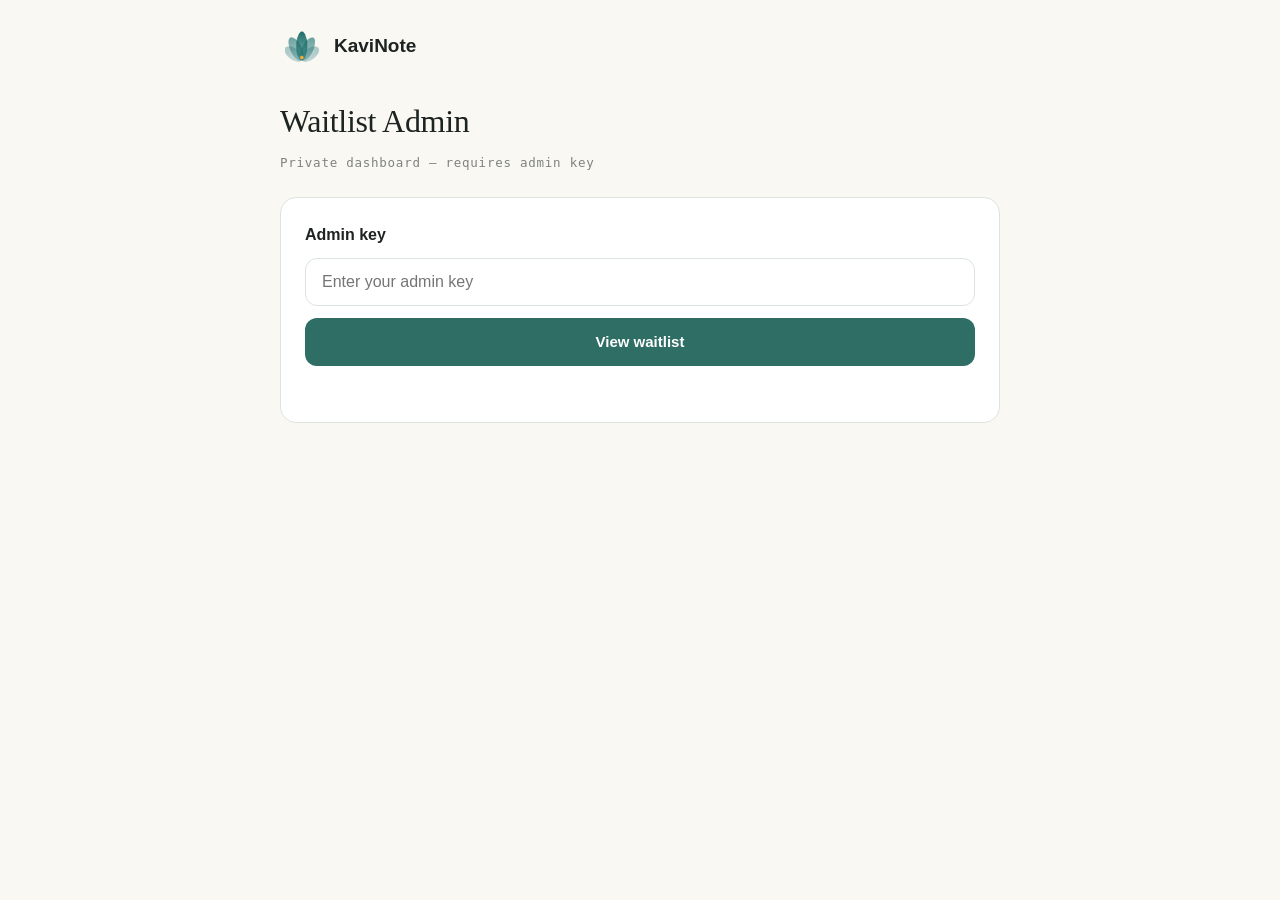
<file: admin.html>
<!DOCTYPE html>
<html lang="en">
<head>
<meta charset="utf-8">
<meta name="viewport" content="width=device-width, initial-scale=1">
<meta name="robots" content="noindex, nofollow">
<link rel="icon" href="logo.png">
<title>Waitlist Admin — KaviNote</title>
<style>
:root {
  --paper: #FAF8F3; --ink: #1C2321; --river: #2E6E65; --mist: #DCE4E0;
  --serif: Georgia, 'Times New Roman', serif;
  --sans: -apple-system, BlinkMacSystemFont, 'Segoe UI', Roboto, sans-serif;
  --mono: ui-monospace, SFMono-Regular, Menlo, Consolas, monospace;
}
* { margin: 0; box-sizing: border-box; }
body { background: var(--paper); color: var(--ink); font-family: var(--sans); line-height: 1.6; padding: 24px 16px 64px; }
.wrap { max-width: 720px; margin: 0 auto; }
.mark { display: flex; align-items: center; gap: 10px; font-weight: 700; font-size: 19px; color: var(--ink); text-decoration: none; }
.mark img { width: 44px; height: 44px; border-radius: 12px; }
h1 { font-family: var(--serif); font-weight: 500; font-size: 32px; margin: 28px 0 6px; letter-spacing: -0.01em; }
.meta { font-family: var(--mono); font-size: 12.5px; opacity: .55; letter-spacing: .06em; }
.card { background: #fff; border: 1px solid var(--mist); border-radius: 16px; padding: 24px; margin-top: 24px; }
input { width: 100%; padding: 14px 16px; font-size: 16px; border: 1.5px solid var(--mist); border-radius: 12px; font-family: var(--sans); }
input:focus { outline: none; border-color: var(--river); box-shadow: 0 0 0 3px rgba(46,110,101,.1); }
.btn { display: inline-flex; align-items: center; justify-content: center; min-height: 48px; background: var(--river); color: #fff; padding: 12px 22px; border-radius: 12px; font-weight: 600; font-size: 15px; border: none; cursor: pointer; font-family: var(--sans); }
.btn.ghost { background: transparent; color: var(--river); border: 1.5px solid var(--river); }
.btn.block { width: 100%; margin-top: 12px; }
.err { color: #B4423A; font-size: 14px; margin-top: 12px; min-height: 20px; }
.stat { font-family: var(--serif); font-size: 56px; font-weight: 600; color: var(--river); line-height: 1; }
.stat-label { font-size: 15px; opacity: .7; margin-top: 6px; }
.toolbar { display: flex; gap: 10px; flex-wrap: wrap; margin-top: 20px; }
table { width: 100%; border-collapse: collapse; margin-top: 20px; font-size: 14.5px; }
th { text-align: left; font-family: var(--mono); font-size: 11px; letter-spacing: .1em; text-transform: uppercase; opacity: .5; padding: 8px 10px; border-bottom: 1.5px solid var(--mist); }
td { padding: 10px; border-bottom: 1px solid var(--mist); word-break: break-all; }
td.num { font-family: var(--mono); font-size: 12.5px; opacity: .5; width: 40px; }
td.date { font-family: var(--mono); font-size: 12.5px; opacity: .65; white-space: nowrap; }
.empty { text-align: center; opacity: .6; padding: 32px 0; }
</style>
</head>
<body>
<div class="wrap">
  <a class="mark" href="index.html">
    <img src="logo.png" alt="KaviNote">
    KaviNote
  </a>
  <h1>Waitlist Admin</h1>
  <p class="meta">Private dashboard — requires admin key</p>

  <!-- Sign in -->
  <div class="card" id="login">
    <label for="adminKey" style="display:block; font-weight:600; margin-bottom:10px;">Admin key</label>
    <input type="password" id="adminKey" placeholder="Enter your admin key" autocomplete="current-password">
    <button class="btn block" onclick="signIn()">View waitlist</button>
    <p class="err" id="loginErr"></p>
  </div>

  <!-- Dashboard -->
  <div id="panel" style="display:none;">
    <div class="card" style="text-align:center;">
      <div class="stat" id="count">–</div>
      <div class="stat-label">people on the waitlist</div>
    </div>
    <div class="toolbar">
      <button class="btn ghost" onclick="refresh()">↻ Refresh</button>
      <button class="btn ghost" onclick="exportCsv()">⬇ Export CSV</button>
      <button class="btn ghost" onclick="signOut()" style="margin-left:auto;">Sign out</button>
    </div>
    <div class="card" style="padding: 8px 16px 16px;">
      <table>
        <thead><tr><th>#</th><th>Email</th><th>Joined</th></tr></thead>
        <tbody id="rows"></tbody>
      </table>
      <div class="empty" id="empty" style="display:none;">No signups yet. Share the site! 🌱</div>
    </div>
  </div>
</div>

<script>
var KEY_STORE = 'kavinote_admin_key';
var lastEntries = [];

function fmtDate(ms) {
  if (!ms) return '—';
  var d = new Date(ms);
  return d.toLocaleDateString(undefined, { year: 'numeric', month: 'short', day: 'numeric' }) +
         ' ' + d.toLocaleTimeString(undefined, { hour: '2-digit', minute: '2-digit' });
}

function render(data) {
  lastEntries = data.entries || [];
  document.getElementById('count').textContent = data.count;
  var rows = document.getElementById('rows');
  rows.innerHTML = '';
  lastEntries.forEach(function(e, i) {
    var tr = document.createElement('tr');
    var n = document.createElement('td'); n.className = 'num'; n.textContent = i + 1;
    var em = document.createElement('td'); em.textContent = e.email;
    var dt = document.createElement('td'); dt.className = 'date'; dt.textContent = fmtDate(e.joined);
    tr.appendChild(n); tr.appendChild(em); tr.appendChild(dt);
    rows.appendChild(tr);
  });
  document.getElementById('empty').style.display = lastEntries.length ? 'none' : 'block';
  document.getElementById('login').style.display = 'none';
  document.getElementById('panel').style.display = 'block';
}

function load(key, onFail) {
  fetch('/api/waitlist', { headers: { 'X-Admin-Key': key } })
    .then(function(r) { return r.json().then(function(d) { return { status: r.status, data: d }; }); })
    .then(function(res) {
      if (res.status === 200 && res.data.success) {
        sessionStorage.setItem(KEY_STORE, key);
        render(res.data);
      } else if (res.status === 401) {
        onFail('Wrong admin key.');
      } else if (res.status === 503) {
        onFail(res.data.error || 'Storage is not configured on the server yet.');
      } else {
        onFail('Something went wrong (' + res.status + ').');
      }
    })
    .catch(function() { onFail('Network error — try again.'); });
}

function signIn() {
  var key = document.getElementById('adminKey').value.trim();
  var errEl = document.getElementById('loginErr');
  errEl.textContent = '';
  if (!key) { errEl.textContent = 'Enter your admin key.'; return; }
  load(key, function(msg) { errEl.textContent = msg; });
}

function refresh() {
  var key = sessionStorage.getItem(KEY_STORE);
  if (!key) return signOut();
  load(key, function(msg) { alert(msg); });
}

function signOut() {
  sessionStorage.removeItem(KEY_STORE);
  document.getElementById('panel').style.display = 'none';
  document.getElementById('login').style.display = 'block';
  document.getElementById('adminKey').value = '';
}

function exportCsv() {
  var lines = ['email,joined'];
  lastEntries.forEach(function(e) {
    lines.push('"' + e.email.replace(/"/g, '""') + '","' + (e.joined ? new Date(e.joined).toISOString() : '') + '"');
  });
  var blob = new Blob([lines.join('\n')], { type: 'text/csv' });
  var a = document.createElement('a');
  a.href = URL.createObjectURL(blob);
  a.download = 'kavinote-waitlist.csv';
  a.click();
  URL.revokeObjectURL(a.href);
}

document.getElementById('adminKey').addEventListener('keydown', function(e) {
  if (e.key === 'Enter') signIn();
});

window.addEventListener('DOMContentLoaded', function() {
  var key = sessionStorage.getItem(KEY_STORE);
  if (key) load(key, function() { signOut(); });
});
</script>
</body>
</html>
</file>
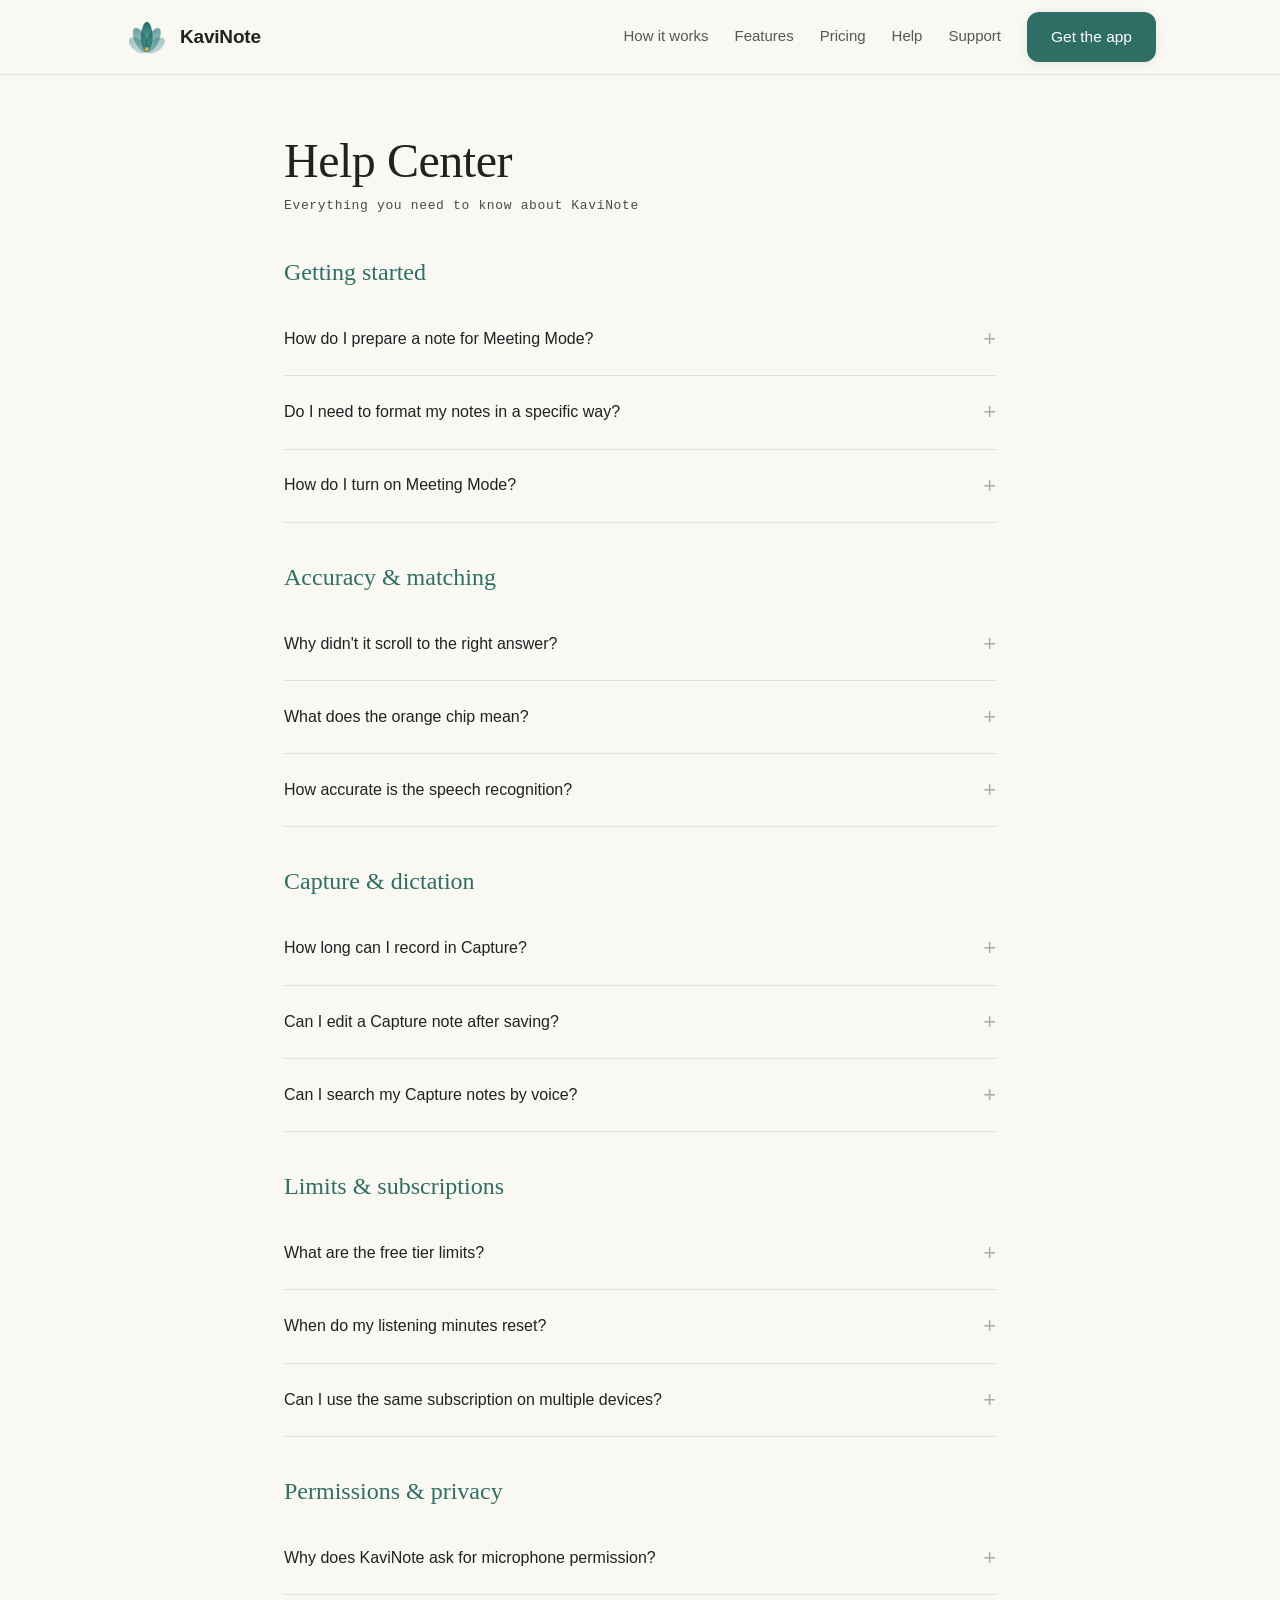
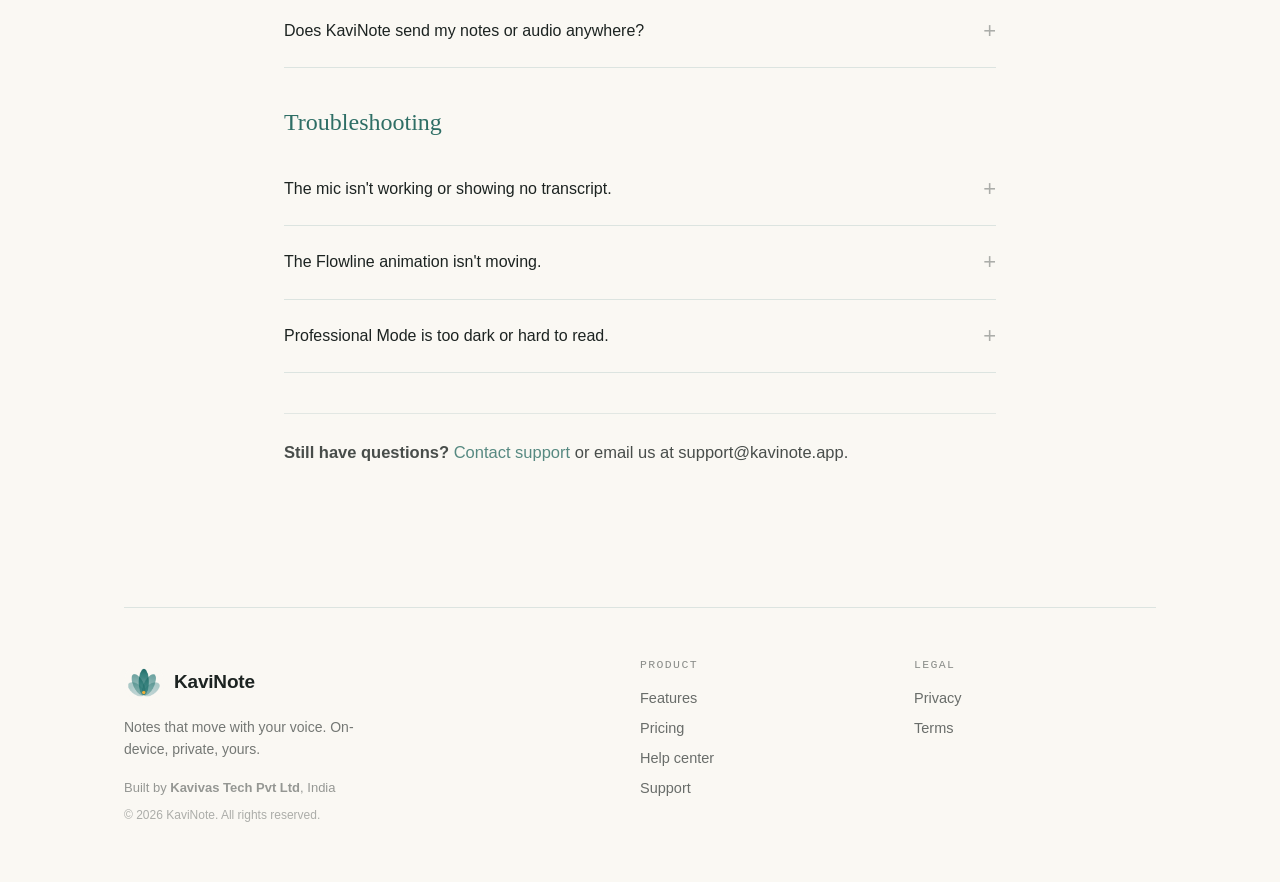
<file: help.html>
<!DOCTYPE html>
<html lang="en">
<head>
<meta charset="utf-8">
<meta name="viewport" content="width=device-width, initial-scale=1">
<meta name="description" content="KaviNote Help Center - Get started with Meeting Mode, improve matching accuracy, learn Capture, manage subscriptions, and troubleshoot. Support by Kavivas Tech.">
<meta name="keywords" content="KaviNote help, meeting mode guide, voice recognition help, interview prep support">
<meta name="author" content="Kavivas Tech Pvt Ltd">
<meta name="robots" content="index, follow">
<link rel="canonical" href="https://kavinote.vercel.app/help">
<link rel="icon" href="logo.png">
<link rel="apple-touch-icon" href="apple-icon.png">
<meta name="theme-color" content="#FAF8F3">
<meta property="og:site_name" content="KaviNote">
<meta property="og:type" content="website">
<meta property="og:title" content="Help Center — KaviNote">
<meta property="og:description" content="Get started with Meeting Mode, improve matching accuracy, manage subscriptions, and troubleshoot KaviNote.">
<meta property="og:url" content="https://kavinote.vercel.app/help">
<meta property="og:image" content="https://kavinote.vercel.app/logo.png">
<meta name="twitter:card" content="summary">
<meta name="twitter:title" content="Help Center — KaviNote">
<meta name="twitter:description" content="Get started with Meeting Mode, improve matching accuracy, manage subscriptions, and troubleshoot KaviNote.">
<meta name="twitter:image" content="https://kavinote.vercel.app/logo.png">
<title>Help Center — KaviNote</title>
<style>
/* KaviNote site — Quiet Stage design system */
:root {
  --paper: #FAF8F3; --ink: #1C2321; --river: #2E6E65; --mist: #DCE4E0;
  --slate: #0E1116; --chalk: #EDEFF2; --signal: #5BD6A9; --ember: #E8A87C;
  --serif: Georgia, 'Times New Roman', serif;
  --sans: -apple-system, BlinkMacSystemFont, 'Segoe UI', Roboto, sans-serif;
  --mono: ui-monospace, SFMono-Regular, Menlo, Consolas, monospace;
}
* { margin: 0; box-sizing: border-box; }
html { scroll-behavior: smooth; }
body { background: var(--paper); color: var(--ink); font-family: var(--sans); line-height: 1.65; font-size: 16.5px; }
.wrap { max-width: 1080px; margin: 0 auto; padding: 0 24px; }
a { color: var(--river); text-decoration: none; }
a:hover { opacity: .8; }

/* Nav (mobile-first) */
header.site { position: sticky; top: 0; z-index: 100; background: rgba(250,248,243,.95); backdrop-filter: blur(12px); -webkit-backdrop-filter: blur(12px); border-bottom: 1px solid var(--mist); }
.navbar { display: flex; flex-wrap: wrap; align-items: center; justify-content: space-between; gap: 12px; padding: 10px 0; }
.mark { display: flex; align-items: center; gap: 10px; font-weight: 700; font-size: 19px; color: var(--ink); text-decoration: none; letter-spacing: -0.01em; white-space: nowrap; }
.mark img { width: 46px; height: 46px; border-radius: 12px; display: block; }
.hamburger { width: 46px; height: 46px; border: 1.5px solid var(--mist); background: #fff; border-radius: 12px; display: flex; align-items: center; justify-content: center; cursor: pointer; padding: 0; flex-shrink: 0; }
.hamburger svg { width: 22px; height: 22px; }
.menu { display: none; flex-direction: column; padding: 4px 0 20px; width: 100%; order: 3; }
.menu.open { display: flex; }
.menu a.navlink { padding: 14px 4px; font-size: 17px; font-weight: 500; color: var(--ink); border-bottom: 1px solid var(--mist); }
.menu-actions { display: grid; gap: 10px; margin-top: 18px; }
footer.site a.mark { display: flex; opacity: 1; font-size: 19px; }
@media (min-width: 920px) {
  .navbar { padding: 12px 0; }
  .hamburger { display: none; }
  .menu { display: flex !important; flex-direction: row; align-items: center; gap: 26px; padding: 0; width: auto; order: 0; }
  .menu a.navlink { border: none; padding: 0; font-size: 15px; opacity: .75; }
  .menu a.navlink:hover { opacity: 1; }
  .menu-actions { display: flex; margin: 0; gap: 12px; }
}
.btn { display: inline-block; background: var(--river); color: #fff !important; text-decoration: none; padding: 12px 24px; border-radius: 12px; font-weight: 500; font-size: 15.5px; border: none; cursor: pointer; transition: all .2s ease; box-shadow: 0 2px 8px rgba(46,110,101,.12); }
.btn:hover { box-shadow: 0 6px 16px rgba(46,110,101,.18); transform: translateY(-2px); }
.btn:active { transform: scale(.98); }
.btn.ghost { background: transparent; color: var(--river) !important; border: 1.5px solid var(--river); box-shadow: none; }

/* Type */
h1 { font-family: var(--serif); font-weight: 500; font-size: clamp(40px, 5.5vw, 64px); line-height: 1.1; letter-spacing: -0.02em; }
h2 { font-family: var(--serif); font-weight: 500; font-size: clamp(28px, 4vw, 42px); line-height: 1.2; }
h3 { font-size: 18px; font-weight: 600; }
.meta { font-family: var(--mono); font-size: 13px; opacity: .55; letter-spacing: .05em; }

/* Article pages */
.article { max-width: 760px; margin: 0 auto; padding: 32px 24px 80px; }
.article h1 { font-size: clamp(32px, 4.5vw, 48px); margin: 28px 0 8px; font-family: var(--serif); font-weight: 500; letter-spacing: -0.01em; }
.article h2 { font-size: 24px; font-family: var(--serif); font-weight: 500; margin: 40px 0 16px; color: var(--river); }
.article h3 { font-size: 18px; font-weight: 600; margin: 28px 0 12px; }
.article p, .article li { opacity: .8; line-height: 1.75; }
.article ul, .article ol { padding-left: 24px; }
.article li { margin-bottom: 8px; }

.section-grid { display: grid; grid-template-columns: repeat(auto-fit, minmax(300px, 1fr)); gap: 24px; margin: 40px 0; }
.help-card { background: #fff; border: 1px solid var(--mist); border-radius: 16px; padding: 28px; transition: all .2s; box-shadow: 0 1px 3px rgba(28,35,33,.08); }
.help-card:hover { box-shadow: 0 6px 16px rgba(28,35,33,.12); transform: translateY(-4px); }
.help-card h3 { margin-top: 0; color: var(--river); }

details { border-bottom: 1px solid var(--mist); padding: 18px 0; cursor: pointer; }
details summary { font-weight: 500; font-size: 16px; list-style: none; display: flex; justify-content: space-between; align-items: center; }
details summary:hover { color: var(--river); }
details summary::after { content: '+'; font-size: 22px; opacity: .35; transition: all .2s; }
details[open] summary::after { content: '−'; opacity: .6; }
details p { padding: 14px 0 0; opacity: .78; font-size: 15px; }

.callout { background: linear-gradient(135deg, rgba(46,110,101,.08), rgba(46,110,101,.03)); border: 1.5px solid var(--river); border-radius: 16px; padding: 24px; margin: 28px 0; }
.callout strong { color: var(--river); }

/* Footer */
footer.site { border-top: 1px solid var(--mist); padding: 48px 0 56px; margin-top: 60px; }
footer.site .cols { display: grid; grid-template-columns: 2fr 1fr 1fr; gap: 32px; }
footer.site a { color: var(--ink); opacity: .65; text-decoration: none; display: block; margin: 6px 0; font-size: 14.5px; transition: opacity .2s; }
footer.site a:hover { opacity: 1; }
footer.site .head { font-family: var(--mono); font-size: 11.5px; letter-spacing: .12em; text-transform: uppercase; opacity: .5; margin-bottom: 12px; }

@media (max-width: 860px) {
  .navlinks a.hideMobile { display: none; }
  .section-grid { grid-template-columns: 1fr; }
  footer.site .cols { grid-template-columns: 1fr; }
}

@media (max-width: 640px) {
  .wrap { padding: 0 16px; }
}
</style>
</head>
<body>
<header class="site">
<div class="wrap">
<div class="navbar">
  <a class="mark" href="index.html">
    <img src="logo.png" alt="KaviNote lotus logo" width="46" height="46">
    KaviNote
  </a>
  <button class="hamburger" onclick="toggleMenu()" aria-label="Open menu" aria-expanded="false" id="hamburgerBtn">
    <svg id="iconOpen" viewBox="0 0 24 24" fill="none" stroke="#1C2321" stroke-width="2" stroke-linecap="round"><path d="M4 7h16M4 12h16M4 17h16"/></svg>
    <svg id="iconClose" viewBox="0 0 24 24" fill="none" stroke="#1C2321" stroke-width="2" stroke-linecap="round" style="display:none;"><path d="M6 6l12 12M18 6L6 18"/></svg>
  </button>
  <nav class="menu" id="menu">
    <a class="navlink" href="index.html#how">How it works</a>
    <a class="navlink" href="index.html#features">Features</a>
    <a class="navlink" href="index.html#pricing">Pricing</a>
    <a class="navlink" href="help.html">Help</a>
    <a class="navlink" href="support.html">Support</a>
    <div class="menu-actions">
      <a class="btn" href="index.html#download">Get the app</a>
    </div>
  </nav>
</div>
</div>
</header>

<div class="article">
<h1>Help Center</h1>
<p class="meta" style="margin-bottom:32px;">Everything you need to know about KaviNote</p>

<h2>Getting started</h2>
<details>
  <summary>How do I prepare a note for Meeting Mode?</summary>
  <p>Open KaviNote, tap "New Professional Note" (or switch to Professional mode), and paste or type your Q&A content. You can paste up to 160+ questions and answers at once — the app doesn't have practical limits. Alternatively, upload a PDF or text file, or start with one of the starter library packs and personalize it. The more your note text resembles how people actually ask questions, the better the matching will be.</p>
</details>

<details>
  <summary>Do I need to format my notes in a specific way?</summary>
  <p>No specific format required, but the matching works best when questions and answers are clearly separated. If you paste a document, the app understands natural Q&A sections. If you're getting poor matches, try rephrasing your note questions to use everyday vocabulary — if an interviewer asks "How do you handle high concurrency?" and your note says "Explain thread safety," the semantic matching may miss it.</p>
</details>

<details>
  <summary>How do I turn on Meeting Mode?</summary>
  <p>Tap the mode toggle pill at the top-right of your screen to switch from Personal (light) to Professional (dark, Meeting Mode). The app will ask for microphone permission on first use — grant both "Microphone" and "Speech Recognition" permissions. Then tap the microphone icon to start listening.</p>
</details>

<h2>Accuracy & matching</h2>
<details>
  <summary>Why didn't it scroll to the right answer?</summary>
  <p>A few common reasons: (1) the question was phrased very differently from your note's questions — try rephrasing your notes to match common interview language; (2) the microphone didn't pick up the question clearly — repeat it or speak louder; (3) the match score was borderline — weaker matches appear as orange chips instead of auto-scrolling. Check the "Questions, answered" section on the home page for accuracy tips.</p>
</details>

<details>
  <summary>What does the orange chip mean?</summary>
  <p>An orange chip means KaviNote found a potential match but wasn't confident enough to auto-scroll. Tap the chip to jump to that answer. If this happens often, it usually means your note questions don't quite match the vocabulary people are using — updating your note phrasing can help.</p>
</details>

<details>
  <summary>How accurate is the speech recognition?</summary>
  <p>On-device Apple speech recognition is very accurate for clear, single-voice audio at normal speaking volumes. It works best in quiet environments. In noisy rooms or with multiple speakers, accuracy drops — the app still tries to match, but you may need to tap suggestions instead of relying on auto-scroll.</p>
</details>

<h2>Capture & dictation</h2>
<details>
  <summary>How long can I record in Capture?</summary>
  <p>You can record continuously for as long as your battery lasts. The transcript survives session restarts — if you pause briefly (even 55 seconds), the transcript keeps growing. Just tap "Save" when you're done, and the note goes into your "Captured notes" notebook.</p>
</details>

<details>
  <summary>Can I edit a Capture note after saving?</summary>
  <p>Yes. Tap on the saved note in "Captured notes" to open it, then tap the edit icon to refine the transcript (fix transcription errors, add or remove text). Your edits are saved automatically.</p>
</details>

<details>
  <summary>Can I search my Capture notes by voice?</summary>
  <p>Yes. From the Home screen, tap the Hearing button (outlined microphone icon) and speak — KaviNote will search your Personal notes and Captured notes for matches. "I recorded a lecture on photosynthesis" will find your Capture note about that topic.</p>
</details>

<h2>Limits & subscriptions</h2>
<details>
  <summary>What are the free tier limits?</summary>
  <p>Free plan includes: unlimited Personal notes, 1 editable Professional note, 3 library packs, 30 minutes of listening per day, and 100 matched questions per week. You can use Capture, teleprompter, and voice search anytime. Pro ($6.99/month or $49/year) removes all limits and adds Pro teleprompter controls.</p>
</details>

<details>
  <summary>When do my listening minutes reset?</summary>
  <p>Every 24 hours from midnight your time zone. The app tracks this locally — no accounts needed. If you upgrade to Pro, the meter disappears entirely.</p>
</details>

<details>
  <summary>Can I use the same subscription on multiple devices?</summary>
  <p>Yes, if you use the same Apple ID across devices. Your subscription is tied to your Apple ID, so signing in with the same ID on your iPhone and iPad shares the Pro benefits.</p>
</details>

<h2>Permissions & privacy</h2>
<details>
  <summary>Why does KaviNote ask for microphone permission?</summary>
  <p>To listen during calls and record Capture notes. The permission request is standard for any app that uses your mic. KaviNote doesn't record audio to disk — it transcribes in real time and discards the raw audio immediately.</p>
</details>

<details>
  <summary>Does KaviNote send my notes or audio anywhere?</summary>
  <p>No. Everything runs on your device. Your notes stay in local storage (or your private iCloud if you enable iCloud sync). Audio is processed by Apple's on-device speech recognizer and never sent to servers. Check the privacy policy for full details.</p>
</details>

<h2>Troubleshooting</h2>
<details>
  <summary>The mic isn't working or showing no transcript.</summary>
  <p>Check: (1) did you grant mic + speech recognition permissions? Tap Settings → KaviNote → Microphone & Speech Recognition, ensure both are "Allow"; (2) is another app using the mic? KaviNote can't listen if another app has exclusive mic access; (3) try restarting the app. If none of that works, contact support.</p>
</details>

<details>
  <summary>The Flowline animation isn't moving.</summary>
  <p>This happens if: (1) motion is disabled in Accessibility settings — go to Settings → Accessibility → Motion, toggle "Reduce Motion" off to see animations; (2) a recognizer session hasn't started yet — tap the mic to kick off listening. The Flowline ripples when audio is flowing into the recognizer.</p>
</details>

<details>
  <summary>Professional Mode is too dark or hard to read.</summary>
  <p>Increase your phone's brightness, or tap the mode toggle to try Personal Mode (lighter, easier on the eyes, but without auto-matching). If it's really hard to see at a distance, use the bigger font notes tip: shorten your note questions and make them bold so they stand out more when displayed.</p>
</details>

<p style="margin-top:40px; padding-top:24px; border-top:1px solid var(--mist);"><strong>Still have questions?</strong> <a href="support.html">Contact support</a> or email us at support@kavinote.app.</p>
</div>

<div class="wrap">
<footer class="site">
  <div class="cols">
    <div>
      <a class="mark" href="index.html" style="margin-bottom:14px;">
        <img src="logo.png" alt="KaviNote lotus logo" width="40" height="40" style="width:40px; height:40px;">
        KaviNote
      </a>
      <p style="font-size:14px; opacity:.6; max-width:32ch; line-height:1.6;">Notes that move with your voice. On-device, private, yours.</p>
      <p style="font-size:13px; opacity:.45; margin-top:16px;">Built by <strong>Kavivas Tech Pvt Ltd</strong>, India</p>
      <p style="font-size:12px; opacity:.35; margin-top:8px;">© 2026 KaviNote. All rights reserved.</p>
    </div>
    <div>
      <div class="head">Product</div>
      <a href="index.html#features">Features</a>
      <a href="index.html#pricing">Pricing</a>
      <a href="#">Help center</a>
      <a href="support.html">Support</a>
    </div>
    <div>
      <div class="head">Legal</div>
      <a href="privacy.html">Privacy</a>
      <a href="terms.html">Terms</a>
    </div>
  </div>
</footer>
</div>
<script>
function toggleMenu() {
  var menu = document.getElementById('menu');
  var open = menu.classList.toggle('open');
  document.getElementById('iconOpen').style.display = open ? 'none' : 'block';
  document.getElementById('iconClose').style.display = open ? 'block' : 'none';
  document.getElementById('hamburgerBtn').setAttribute('aria-expanded', open);
}
</script>
</body>
</html>
</file>
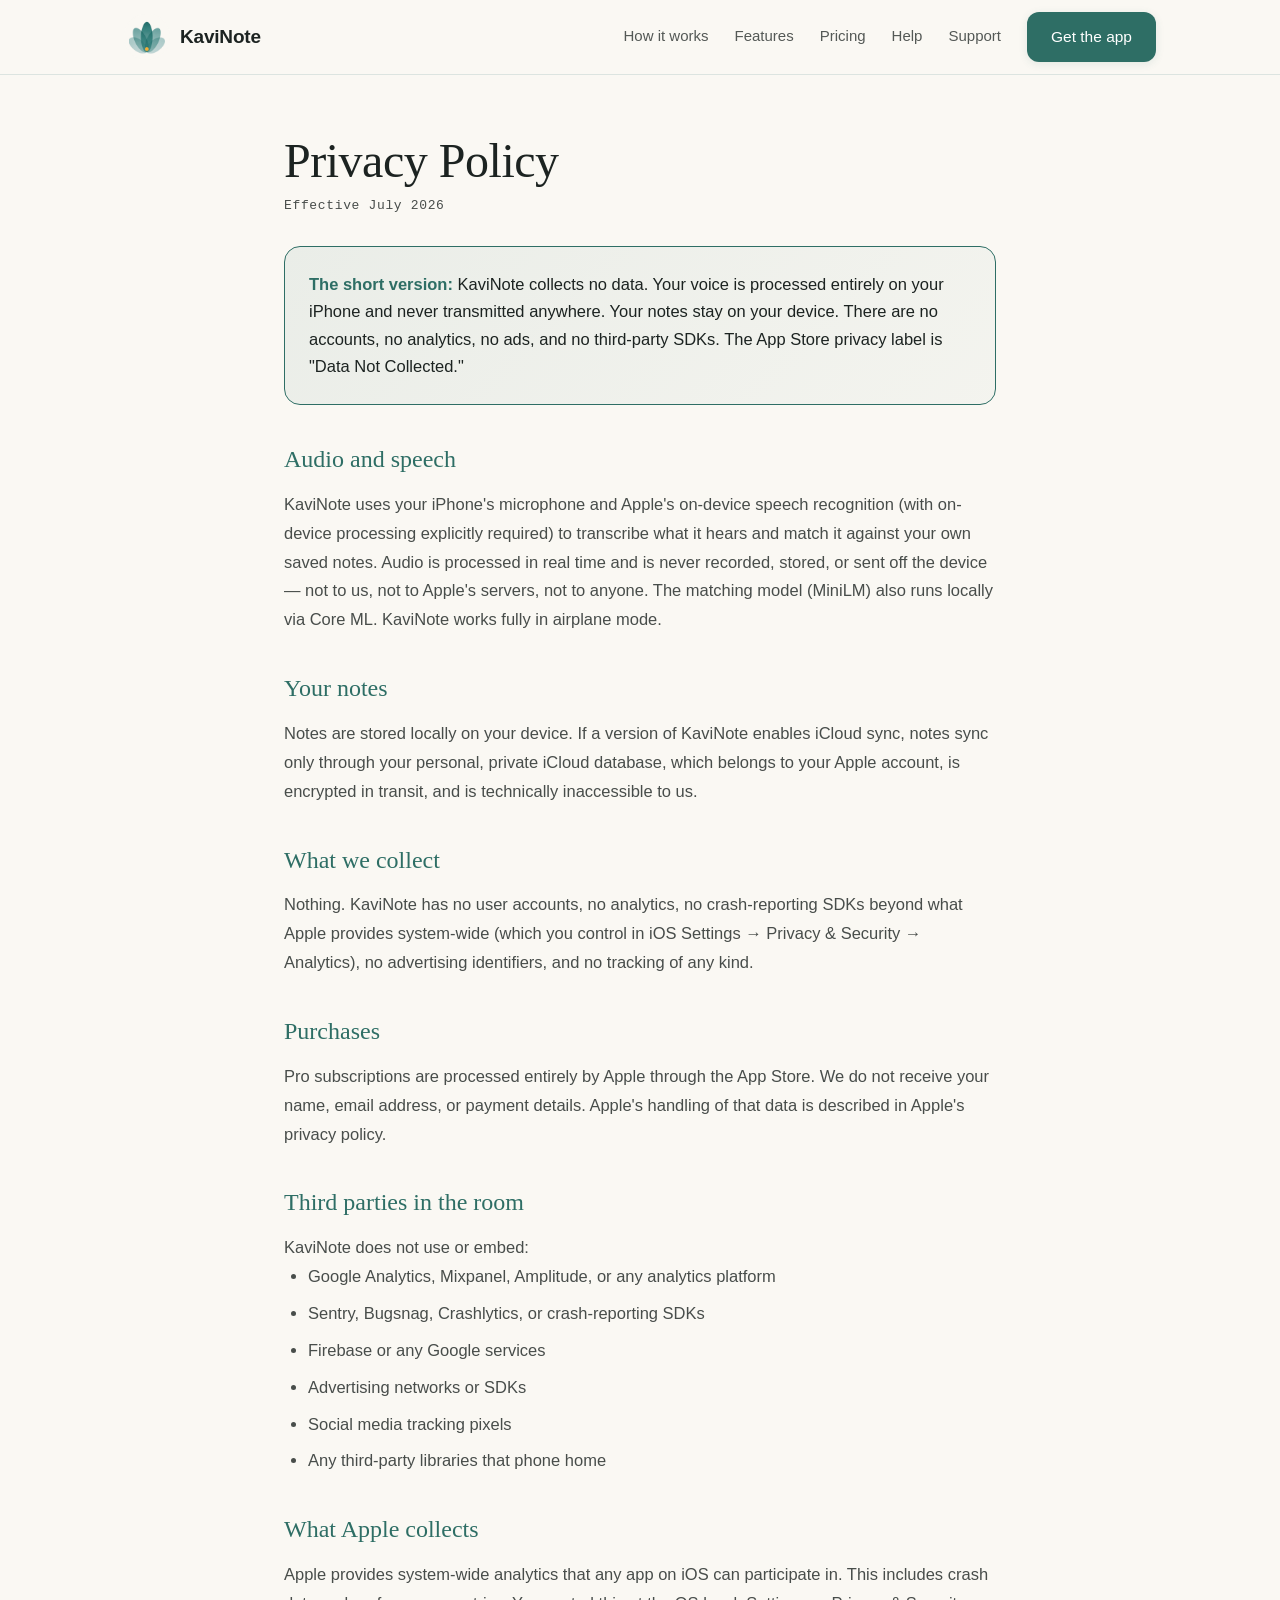
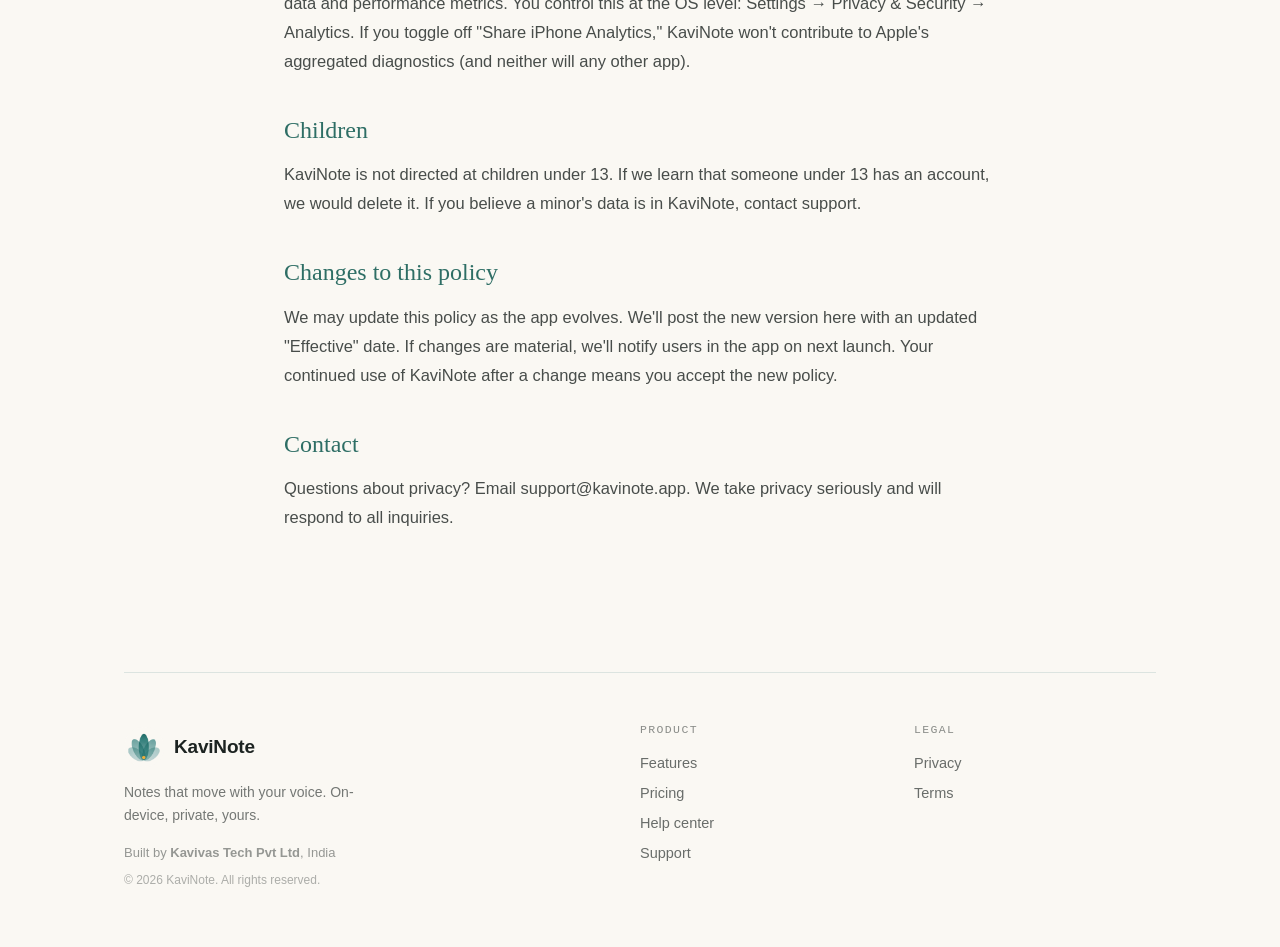
<file: privacy.html>
<!DOCTYPE html>
<html lang="en">
<head>
<meta charset="utf-8">
<meta name="viewport" content="width=device-width, initial-scale=1">
<meta name="description" content="KaviNote Privacy Policy - We collect zero data. Audio processed on-device only. No accounts, no analytics, no cloud APIs. Built by Kavivas Tech.">
<meta name="keywords" content="privacy policy, data privacy, on-device processing, no tracking, data collection">
<meta name="author" content="Kavivas Tech Pvt Ltd">
<meta name="robots" content="index, follow">
<link rel="canonical" href="https://kavinote.vercel.app/privacy">
<link rel="icon" href="logo.png">
<link rel="apple-touch-icon" href="apple-icon.png">
<meta name="theme-color" content="#FAF8F3">
<meta property="og:site_name" content="KaviNote">
<meta property="og:type" content="website">
<meta property="og:title" content="Privacy Policy — KaviNote">
<meta property="og:description" content="KaviNote collects zero data. Audio processed on-device only. No accounts, no analytics, no cloud APIs.">
<meta property="og:url" content="https://kavinote.vercel.app/privacy">
<meta property="og:image" content="https://kavinote.vercel.app/logo.png">
<meta name="twitter:card" content="summary">
<meta name="twitter:title" content="Privacy Policy — KaviNote">
<meta name="twitter:description" content="KaviNote collects zero data. Audio processed on-device only. No accounts, no analytics, no cloud APIs.">
<meta name="twitter:image" content="https://kavinote.vercel.app/logo.png">
<title>Privacy Policy — KaviNote</title>
<style>
/* KaviNote site — Quiet Stage design system */
:root {
  --paper: #FAF8F3; --ink: #1C2321; --river: #2E6E65; --mist: #DCE4E0;
  --slate: #0E1116; --chalk: #EDEFF2; --signal: #5BD6A9; --ember: #E8A87C;
  --serif: Georgia, 'Times New Roman', serif;
  --sans: -apple-system, BlinkMacSystemFont, 'Segoe UI', Roboto, sans-serif;
  --mono: ui-monospace, SFMono-Regular, Menlo, Consolas, monospace;
}
* { margin: 0; box-sizing: border-box; }
html { scroll-behavior: smooth; }
body { background: var(--paper); color: var(--ink); font-family: var(--sans); line-height: 1.65; font-size: 16.5px; }
.wrap { max-width: 1080px; margin: 0 auto; padding: 0 24px; }
a { color: var(--river); text-decoration: none; }
a:hover { opacity: .8; }

/* Nav (mobile-first) */
header.site { position: sticky; top: 0; z-index: 100; background: rgba(250,248,243,.95); backdrop-filter: blur(12px); -webkit-backdrop-filter: blur(12px); border-bottom: 1px solid var(--mist); }
.navbar { display: flex; flex-wrap: wrap; align-items: center; justify-content: space-between; gap: 12px; padding: 10px 0; }
.mark { display: flex; align-items: center; gap: 10px; font-weight: 700; font-size: 19px; color: var(--ink); text-decoration: none; letter-spacing: -0.01em; white-space: nowrap; }
.mark img { width: 46px; height: 46px; border-radius: 12px; display: block; }
.hamburger { width: 46px; height: 46px; border: 1.5px solid var(--mist); background: #fff; border-radius: 12px; display: flex; align-items: center; justify-content: center; cursor: pointer; padding: 0; flex-shrink: 0; }
.hamburger svg { width: 22px; height: 22px; }
.menu { display: none; flex-direction: column; padding: 4px 0 20px; width: 100%; order: 3; }
.menu.open { display: flex; }
.menu a.navlink { padding: 14px 4px; font-size: 17px; font-weight: 500; color: var(--ink); border-bottom: 1px solid var(--mist); }
.menu-actions { display: grid; gap: 10px; margin-top: 18px; }
footer.site a.mark { display: flex; opacity: 1; font-size: 19px; }
@media (min-width: 920px) {
  .navbar { padding: 12px 0; }
  .hamburger { display: none; }
  .menu { display: flex !important; flex-direction: row; align-items: center; gap: 26px; padding: 0; width: auto; order: 0; }
  .menu a.navlink { border: none; padding: 0; font-size: 15px; opacity: .75; }
  .menu a.navlink:hover { opacity: 1; }
  .menu-actions { display: flex; margin: 0; gap: 12px; }
}
.btn { display: inline-block; background: var(--river); color: #fff !important; text-decoration: none; padding: 12px 24px; border-radius: 12px; font-weight: 500; font-size: 15.5px; border: none; cursor: pointer; transition: all .2s ease; box-shadow: 0 2px 8px rgba(46,110,101,.12); }
.btn:hover { box-shadow: 0 6px 16px rgba(46,110,101,.18); transform: translateY(-2px); }

/* Type */
h1 { font-family: var(--serif); font-weight: 500; font-size: clamp(40px, 5.5vw, 64px); line-height: 1.1; letter-spacing: -0.02em; }
h2 { font-family: var(--serif); font-weight: 500; font-size: clamp(28px, 4vw, 42px); line-height: 1.2; }
.meta { font-family: var(--mono); font-size: 13px; opacity: .55; letter-spacing: .05em; }

/* Article pages */
.article { max-width: 760px; margin: 0 auto; padding: 32px 24px 80px; }
.article h1 { font-size: clamp(32px, 4.5vw, 48px); margin: 28px 0 8px; font-family: var(--serif); font-weight: 500; letter-spacing: -0.01em; }
.article h2 { font-size: 24px; font-family: var(--serif); font-weight: 500; margin: 40px 0 16px; color: var(--river); }
.article h3 { font-size: 18px; font-weight: 600; margin: 28px 0 12px; }
.article p, .article li { opacity: .8; line-height: 1.75; }
.article ul { padding-left: 24px; }
.article li { margin-bottom: 8px; }

.callout { background: linear-gradient(135deg, rgba(46,110,101,.08), rgba(46,110,101,.03)); border: 1.5px solid var(--river); border-radius: 16px; padding: 24px; margin: 28px 0; }
.callout strong { color: var(--river); }

/* Footer */
footer.site { border-top: 1px solid var(--mist); padding: 48px 0 56px; margin-top: 60px; }
footer.site .cols { display: grid; grid-template-columns: 2fr 1fr 1fr; gap: 32px; }
footer.site a { color: var(--ink); opacity: .65; text-decoration: none; display: block; margin: 6px 0; font-size: 14.5px; transition: opacity .2s; }
footer.site a:hover { opacity: 1; }
footer.site .head { font-family: var(--mono); font-size: 11.5px; letter-spacing: .12em; text-transform: uppercase; opacity: .5; margin-bottom: 12px; }

@media (max-width: 860px) {
  .navlinks a.hideMobile { display: none; }
  footer.site .cols { grid-template-columns: 1fr; }
}

@media (max-width: 640px) {
  .wrap { padding: 0 16px; }
}
</style>
</head>
<body>
<header class="site">
<div class="wrap">
<div class="navbar">
  <a class="mark" href="index.html">
    <img src="logo.png" alt="KaviNote lotus logo" width="46" height="46">
    KaviNote
  </a>
  <button class="hamburger" onclick="toggleMenu()" aria-label="Open menu" aria-expanded="false" id="hamburgerBtn">
    <svg id="iconOpen" viewBox="0 0 24 24" fill="none" stroke="#1C2321" stroke-width="2" stroke-linecap="round"><path d="M4 7h16M4 12h16M4 17h16"/></svg>
    <svg id="iconClose" viewBox="0 0 24 24" fill="none" stroke="#1C2321" stroke-width="2" stroke-linecap="round" style="display:none;"><path d="M6 6l12 12M18 6L6 18"/></svg>
  </button>
  <nav class="menu" id="menu">
    <a class="navlink" href="index.html#how">How it works</a>
    <a class="navlink" href="index.html#features">Features</a>
    <a class="navlink" href="index.html#pricing">Pricing</a>
    <a class="navlink" href="help.html">Help</a>
    <a class="navlink" href="support.html">Support</a>
    <div class="menu-actions">
      <a class="btn" href="index.html#download">Get the app</a>
    </div>
  </nav>
</div>
</div>
</header>

<div class="article">
<h1>Privacy Policy</h1>
<p class="meta" style="margin-bottom:26px;">Effective July 2026</p>

<div class="callout"><strong>The short version:</strong> KaviNote collects no data. Your voice is processed entirely on your iPhone and never transmitted anywhere. Your notes stay on your device. There are no accounts, no analytics, no ads, and no third-party SDKs. The App Store privacy label is "Data Not Collected."</div>

<h2>Audio and speech</h2>
<p>KaviNote uses your iPhone's microphone and Apple's on-device speech recognition (with on-device processing explicitly required) to transcribe what it hears and match it against your own saved notes. Audio is processed in real time and is never recorded, stored, or sent off the device — not to us, not to Apple's servers, not to anyone. The matching model (MiniLM) also runs locally via Core ML. KaviNote works fully in airplane mode.</p>

<h2>Your notes</h2>
<p>Notes are stored locally on your device. If a version of KaviNote enables iCloud sync, notes sync only through your personal, private iCloud database, which belongs to your Apple account, is encrypted in transit, and is technically inaccessible to us.</p>

<h2>What we collect</h2>
<p>Nothing. KaviNote has no user accounts, no analytics, no crash-reporting SDKs beyond what Apple provides system-wide (which you control in iOS Settings → Privacy & Security → Analytics), no advertising identifiers, and no tracking of any kind.</p>

<h2>Purchases</h2>
<p>Pro subscriptions are processed entirely by Apple through the App Store. We do not receive your name, email address, or payment details. Apple's handling of that data is described in Apple's privacy policy.</p>

<h2>Third parties in the room</h2>
<p>KaviNote does not use or embed:</p>
<ul>
<li>Google Analytics, Mixpanel, Amplitude, or any analytics platform</li>
<li>Sentry, Bugsnag, Crashlytics, or crash-reporting SDKs</li>
<li>Firebase or any Google services</li>
<li>Advertising networks or SDKs</li>
<li>Social media tracking pixels</li>
<li>Any third-party libraries that phone home</li>
</ul>

<h2>What Apple collects</h2>
<p>Apple provides system-wide analytics that any app on iOS can participate in. This includes crash data and performance metrics. You control this at the OS level: Settings → Privacy & Security → Analytics. If you toggle off "Share iPhone Analytics," KaviNote won't contribute to Apple's aggregated diagnostics (and neither will any other app).</p>

<h2>Children</h2>
<p>KaviNote is not directed at children under 13. If we learn that someone under 13 has an account, we would delete it. If you believe a minor's data is in KaviNote, contact support.</p>

<h2>Changes to this policy</h2>
<p>We may update this policy as the app evolves. We'll post the new version here with an updated "Effective" date. If changes are material, we'll notify users in the app on next launch. Your continued use of KaviNote after a change means you accept the new policy.</p>

<h2>Contact</h2>
<p>Questions about privacy? Email support@kavinote.app. We take privacy seriously and will respond to all inquiries.</p>

</div>

<div class="wrap">
<footer class="site">
  <div class="cols">
    <div>
      <a class="mark" href="index.html" style="margin-bottom:14px;">
        <img src="logo.png" alt="KaviNote lotus logo" width="40" height="40" style="width:40px; height:40px;">
        KaviNote
      </a>
      <p style="font-size:14px; opacity:.6; max-width:32ch; line-height:1.6;">Notes that move with your voice. On-device, private, yours.</p>
      <p style="font-size:13px; opacity:.45; margin-top:16px;">Built by <strong>Kavivas Tech Pvt Ltd</strong>, India</p>
      <p style="font-size:12px; opacity:.35; margin-top:8px;">© 2026 KaviNote. All rights reserved.</p>
    </div>
    <div>
      <div class="head">Product</div>
      <a href="index.html#features">Features</a>
      <a href="index.html#pricing">Pricing</a>
      <a href="help.html">Help center</a>
      <a href="support.html">Support</a>
    </div>
    <div>
      <div class="head">Legal</div>
      <a href="#">Privacy</a>
      <a href="terms.html">Terms</a>
    </div>
  </div>
</footer>
</div>
<script>
function toggleMenu() {
  var menu = document.getElementById('menu');
  var open = menu.classList.toggle('open');
  document.getElementById('iconOpen').style.display = open ? 'none' : 'block';
  document.getElementById('iconClose').style.display = open ? 'block' : 'none';
  document.getElementById('hamburgerBtn').setAttribute('aria-expanded', open);
}
</script>
</body>
</html>
</file>
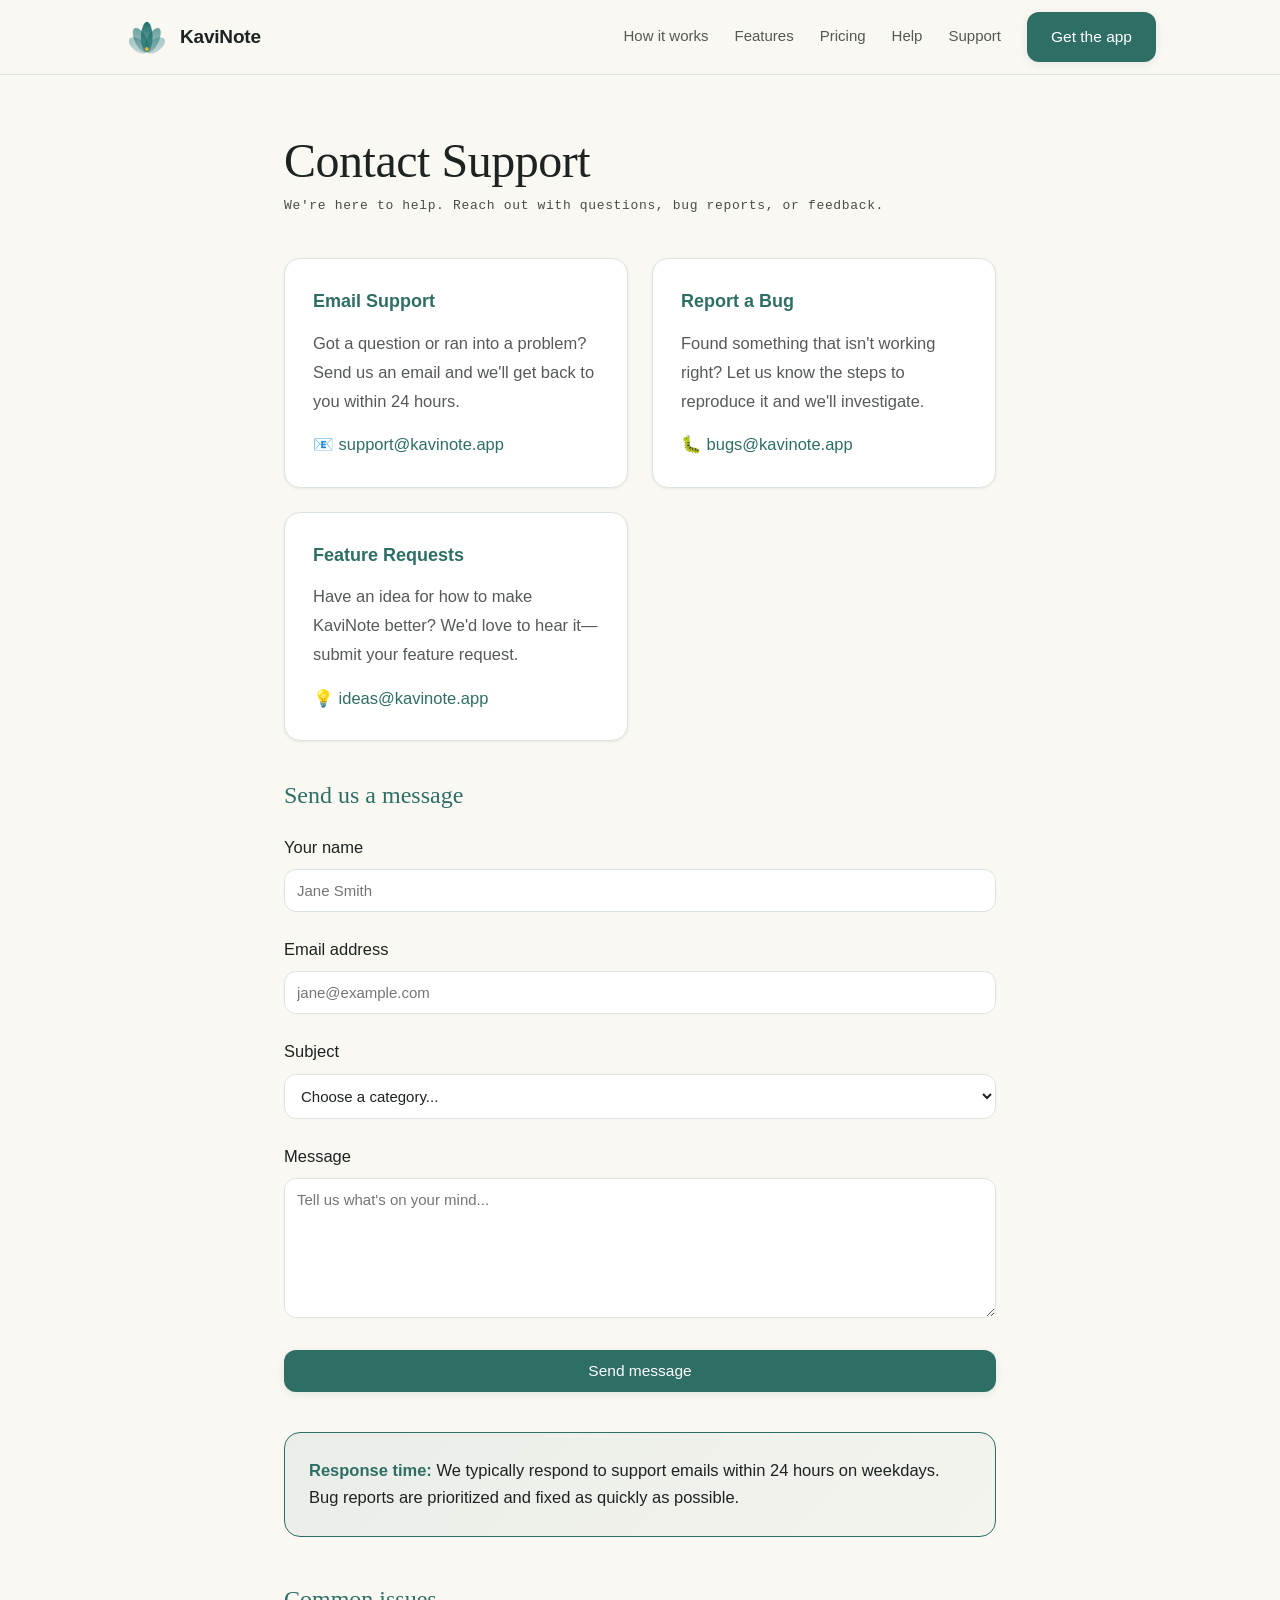
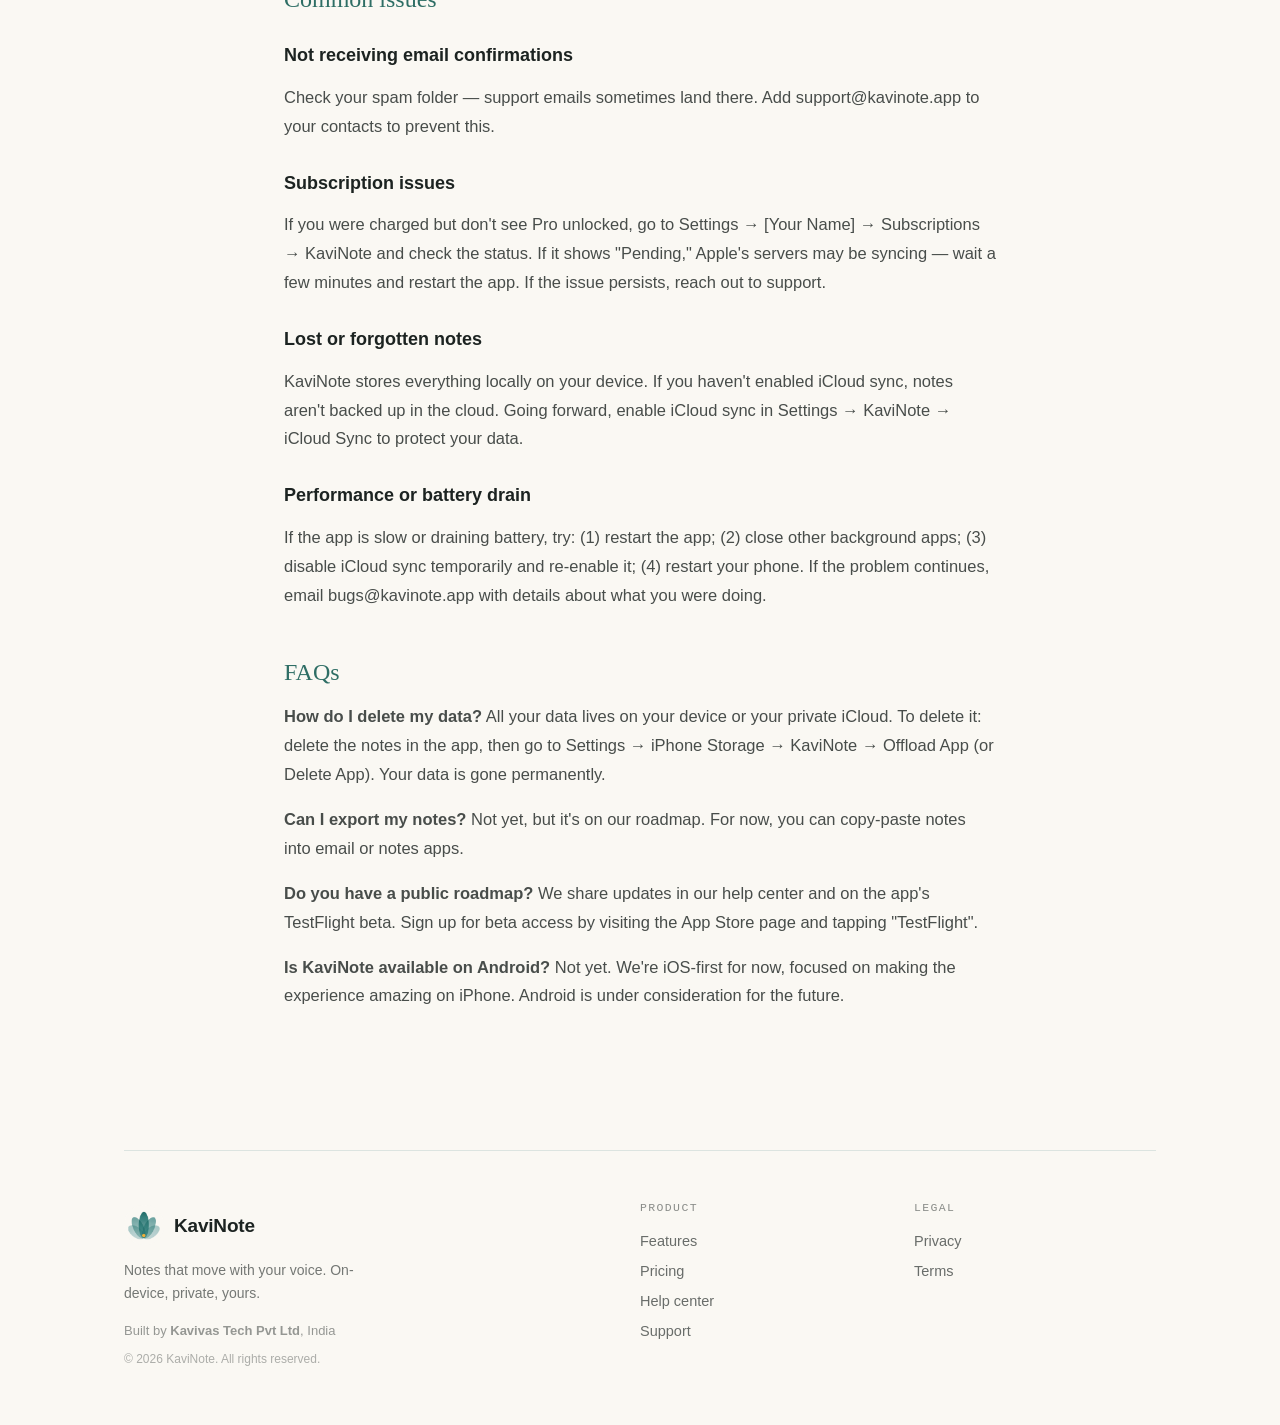
<file: support.html>
<!DOCTYPE html>
<html lang="en">
<head>
<meta charset="utf-8">
<meta name="viewport" content="width=device-width, initial-scale=1">
<meta name="description" content="Contact KaviNote Support - Report bugs, request features, get help. Supported by Kavivas Tech Pvt Ltd, India. Fast response times, priority support for Pro users.">
<meta name="keywords" content="KaviNote support, bug report, feature request, customer support, contact">
<meta name="author" content="Kavivas Tech Pvt Ltd">
<meta name="robots" content="index, follow">
<link rel="canonical" href="https://kavinote.vercel.app/support">
<link rel="icon" href="logo.png">
<link rel="apple-touch-icon" href="apple-icon.png">
<meta name="theme-color" content="#FAF8F3">
<meta property="og:site_name" content="KaviNote">
<meta property="og:type" content="website">
<meta property="og:title" content="Contact Support — KaviNote">
<meta property="og:description" content="Report bugs, request features, get help with KaviNote. Fast response times from Kavivas Tech.">
<meta property="og:url" content="https://kavinote.vercel.app/support">
<meta property="og:image" content="https://kavinote.vercel.app/logo.png">
<meta name="twitter:card" content="summary">
<meta name="twitter:title" content="Contact Support — KaviNote">
<meta name="twitter:description" content="Report bugs, request features, get help with KaviNote. Fast response times from Kavivas Tech.">
<meta name="twitter:image" content="https://kavinote.vercel.app/logo.png">
<title>Contact Support — KaviNote</title>
<style>
/* KaviNote site — Quiet Stage design system */
:root {
  --paper: #FAF8F3; --ink: #1C2321; --river: #2E6E65; --mist: #DCE4E0;
  --slate: #0E1116; --chalk: #EDEFF2; --signal: #5BD6A9; --ember: #E8A87C;
  --serif: Georgia, 'Times New Roman', serif;
  --sans: -apple-system, BlinkMacSystemFont, 'Segoe UI', Roboto, sans-serif;
  --mono: ui-monospace, SFMono-Regular, Menlo, Consolas, monospace;
}
* { margin: 0; box-sizing: border-box; }
html { scroll-behavior: smooth; }
body { background: var(--paper); color: var(--ink); font-family: var(--sans); line-height: 1.65; font-size: 16.5px; }
.wrap { max-width: 1080px; margin: 0 auto; padding: 0 24px; }
a { color: var(--river); text-decoration: none; }
a:hover { opacity: .8; }

/* Nav (mobile-first) */
header.site { position: sticky; top: 0; z-index: 100; background: rgba(250,248,243,.95); backdrop-filter: blur(12px); -webkit-backdrop-filter: blur(12px); border-bottom: 1px solid var(--mist); }
.navbar { display: flex; flex-wrap: wrap; align-items: center; justify-content: space-between; gap: 12px; padding: 10px 0; }
.mark { display: flex; align-items: center; gap: 10px; font-weight: 700; font-size: 19px; color: var(--ink); text-decoration: none; letter-spacing: -0.01em; white-space: nowrap; }
.mark img { width: 46px; height: 46px; border-radius: 12px; display: block; }
.hamburger { width: 46px; height: 46px; border: 1.5px solid var(--mist); background: #fff; border-radius: 12px; display: flex; align-items: center; justify-content: center; cursor: pointer; padding: 0; flex-shrink: 0; }
.hamburger svg { width: 22px; height: 22px; }
.menu { display: none; flex-direction: column; padding: 4px 0 20px; width: 100%; order: 3; }
.menu.open { display: flex; }
.menu a.navlink { padding: 14px 4px; font-size: 17px; font-weight: 500; color: var(--ink); border-bottom: 1px solid var(--mist); }
.menu-actions { display: grid; gap: 10px; margin-top: 18px; }
footer.site a.mark { display: flex; opacity: 1; font-size: 19px; }
@media (min-width: 920px) {
  .navbar { padding: 12px 0; }
  .hamburger { display: none; }
  .menu { display: flex !important; flex-direction: row; align-items: center; gap: 26px; padding: 0; width: auto; order: 0; }
  .menu a.navlink { border: none; padding: 0; font-size: 15px; opacity: .75; }
  .menu a.navlink:hover { opacity: 1; }
  .menu-actions { display: flex; margin: 0; gap: 12px; }
}
.btn { display: inline-block; background: var(--river); color: #fff !important; text-decoration: none; padding: 12px 24px; border-radius: 12px; font-weight: 500; font-size: 15.5px; border: none; cursor: pointer; transition: all .2s ease; box-shadow: 0 2px 8px rgba(46,110,101,.12); }
.btn:hover { box-shadow: 0 6px 16px rgba(46,110,101,.18); transform: translateY(-2px); }
.btn:active { transform: scale(.98); }

/* Type */
h1 { font-family: var(--serif); font-weight: 500; font-size: clamp(40px, 5.5vw, 64px); line-height: 1.1; letter-spacing: -0.02em; }
h2 { font-family: var(--serif); font-weight: 500; font-size: clamp(28px, 4vw, 42px); line-height: 1.2; }
h3 { font-size: 18px; font-weight: 600; }
.meta { font-family: var(--mono); font-size: 13px; opacity: .55; letter-spacing: .05em; }

/* Article pages */
.article { max-width: 760px; margin: 0 auto; padding: 32px 24px 80px; }
.article h1 { font-size: clamp(32px, 4.5vw, 48px); margin: 28px 0 8px; font-family: var(--serif); font-weight: 500; letter-spacing: -0.01em; }
.article h2 { font-size: 24px; font-family: var(--serif); font-weight: 500; margin: 40px 0 16px; color: var(--river); }
.article h3 { font-size: 18px; font-weight: 600; margin: 28px 0 12px; }
.article p, .article li { opacity: .8; line-height: 1.75; }

/* Contact methods */
.contact-grid { display: grid; grid-template-columns: repeat(auto-fit, minmax(280px, 1fr)); gap: 24px; margin: 40px 0; }
.contact-card { background: #fff; border: 1px solid var(--mist); border-radius: 16px; padding: 28px; transition: all .2s; box-shadow: 0 1px 3px rgba(28,35,33,.08); }
.contact-card:hover { box-shadow: 0 6px 16px rgba(28,35,33,.12); transform: translateY(-4px); }
.contact-card h3 { margin-top: 0; color: var(--river); }
.contact-card p { opacity: .75; margin: 12px 0 0; }
.contact-card a { display: inline-block; margin-top: 16px; font-weight: 500; }

/* Form styles */
.form-group { margin: 24px 0; }
label { display: block; margin-bottom: 8px; font-weight: 500; color: var(--ink); }
input, textarea, select { width: 100%; padding: 12px; font-family: var(--sans); font-size: 15px; border: 1.5px solid var(--mist); border-radius: 12px; background: #fff; color: var(--ink); transition: all .2s; }
input:focus, textarea:focus, select:focus { outline: none; border-color: var(--river); box-shadow: 0 0 0 3px rgba(46,110,101,.1); }
textarea { resize: vertical; min-height: 140px; }

.callout { background: linear-gradient(135deg, rgba(46,110,101,.08), rgba(46,110,101,.03)); border: 1.5px solid var(--river); border-radius: 16px; padding: 24px; margin: 28px 0; }
.callout strong { color: var(--river); }

/* Footer */
footer.site { border-top: 1px solid var(--mist); padding: 48px 0 56px; margin-top: 60px; }
footer.site .cols { display: grid; grid-template-columns: 2fr 1fr 1fr; gap: 32px; }
footer.site a { color: var(--ink); opacity: .65; text-decoration: none; display: block; margin: 6px 0; font-size: 14.5px; transition: opacity .2s; }
footer.site a:hover { opacity: 1; }
footer.site .head { font-family: var(--mono); font-size: 11.5px; letter-spacing: .12em; text-transform: uppercase; opacity: .5; margin-bottom: 12px; }

@media (max-width: 860px) {
  .navlinks a.hideMobile { display: none; }
  .contact-grid { grid-template-columns: 1fr; }
  footer.site .cols { grid-template-columns: 1fr; }
}

@media (max-width: 640px) {
  .wrap { padding: 0 16px; }
}
</style>
</head>
<body>
<header class="site">
<div class="wrap">
<div class="navbar">
  <a class="mark" href="index.html">
    <img src="logo.png" alt="KaviNote lotus logo" width="46" height="46">
    KaviNote
  </a>
  <button class="hamburger" onclick="toggleMenu()" aria-label="Open menu" aria-expanded="false" id="hamburgerBtn">
    <svg id="iconOpen" viewBox="0 0 24 24" fill="none" stroke="#1C2321" stroke-width="2" stroke-linecap="round"><path d="M4 7h16M4 12h16M4 17h16"/></svg>
    <svg id="iconClose" viewBox="0 0 24 24" fill="none" stroke="#1C2321" stroke-width="2" stroke-linecap="round" style="display:none;"><path d="M6 6l12 12M18 6L6 18"/></svg>
  </button>
  <nav class="menu" id="menu">
    <a class="navlink" href="index.html#how">How it works</a>
    <a class="navlink" href="index.html#features">Features</a>
    <a class="navlink" href="index.html#pricing">Pricing</a>
    <a class="navlink" href="help.html">Help</a>
    <a class="navlink" href="support.html">Support</a>
    <div class="menu-actions">
      <a class="btn" href="index.html#download">Get the app</a>
    </div>
  </nav>
</div>
</div>
</header>

<div class="article">
<h1>Contact Support</h1>
<p class="meta" style="margin-bottom:32px;">We're here to help. Reach out with questions, bug reports, or feedback.</p>

<div class="contact-grid">
  <div class="contact-card">
    <h3>Email Support</h3>
    <p>Got a question or ran into a problem? Send us an email and we'll get back to you within 24 hours.</p>
    <a href="mailto:support@kavinote.app">📧 support@kavinote.app</a>
  </div>
  <div class="contact-card">
    <h3>Report a Bug</h3>
    <p>Found something that isn't working right? Let us know the steps to reproduce it and we'll investigate.</p>
    <a href="mailto:bugs@kavinote.app">🐛 bugs@kavinote.app</a>
  </div>
  <div class="contact-card">
    <h3>Feature Requests</h3>
    <p>Have an idea for how to make KaviNote better? We'd love to hear it—submit your feature request.</p>
    <a href="mailto:ideas@kavinote.app">💡 ideas@kavinote.app</a>
  </div>
</div>

<h2>Send us a message</h2>
<form style="max-width: 100%;">
  <div class="form-group">
    <label for="name">Your name</label>
    <input type="text" id="name" name="name" placeholder="Jane Smith" required>
  </div>

  <div class="form-group">
    <label for="email">Email address</label>
    <input type="email" id="email" name="email" placeholder="jane@example.com" required>
  </div>

  <div class="form-group">
    <label for="subject">Subject</label>
    <select id="subject" name="subject" required>
      <option value="">Choose a category...</option>
      <option value="bug">Bug report</option>
      <option value="feature">Feature request</option>
      <option value="accuracy">Matching accuracy</option>
      <option value="permission">Permission issue</option>
      <option value="subscription">Subscription question</option>
      <option value="other">Other</option>
    </select>
  </div>

  <div class="form-group">
    <label for="message">Message</label>
    <textarea id="message" name="message" placeholder="Tell us what's on your mind..." required></textarea>
  </div>

  <button type="submit" class="btn" style="width: 100%;">Send message</button>
</form>

<div class="callout" style="margin-top: 40px;">
  <strong>Response time:</strong> We typically respond to support emails within 24 hours on weekdays. Bug reports are prioritized and fixed as quickly as possible.
</div>

<h2 style="margin-top: 48px;">Common issues</h2>

<h3>Not receiving email confirmations</h3>
<p>Check your spam folder — support emails sometimes land there. Add support@kavinote.app to your contacts to prevent this.</p>

<h3>Subscription issues</h3>
<p>If you were charged but don't see Pro unlocked, go to Settings → [Your Name] → Subscriptions → KaviNote and check the status. If it shows "Pending," Apple's servers may be syncing — wait a few minutes and restart the app. If the issue persists, reach out to support.</p>

<h3>Lost or forgotten notes</h3>
<p>KaviNote stores everything locally on your device. If you haven't enabled iCloud sync, notes aren't backed up in the cloud. Going forward, enable iCloud sync in Settings → KaviNote → iCloud Sync to protect your data.</p>

<h3>Performance or battery drain</h3>
<p>If the app is slow or draining battery, try: (1) restart the app; (2) close other background apps; (3) disable iCloud sync temporarily and re-enable it; (4) restart your phone. If the problem continues, email bugs@kavinote.app with details about what you were doing.</p>

<h2 style="margin-top: 48px;">FAQs</h2>
<p><strong>How do I delete my data?</strong> All your data lives on your device or your private iCloud. To delete it: delete the notes in the app, then go to Settings → iPhone Storage → KaviNote → Offload App (or Delete App). Your data is gone permanently.</p>

<p style="margin-top: 16px;"><strong>Can I export my notes?</strong> Not yet, but it's on our roadmap. For now, you can copy-paste notes into email or notes apps.</p>

<p style="margin-top: 16px;"><strong>Do you have a public roadmap?</strong> We share updates in our help center and on the app's TestFlight beta. Sign up for beta access by visiting the App Store page and tapping "TestFlight".</p>

<p style="margin-top: 16px;"><strong>Is KaviNote available on Android?</strong> Not yet. We're iOS-first for now, focused on making the experience amazing on iPhone. Android is under consideration for the future.</p>

</div>

<div class="wrap">
<footer class="site">
  <div class="cols">
    <div>
      <a class="mark" href="index.html" style="margin-bottom:14px;">
        <img src="logo.png" alt="KaviNote lotus logo" width="40" height="40" style="width:40px; height:40px;">
        KaviNote
      </a>
      <p style="font-size:14px; opacity:.6; max-width:32ch; line-height:1.6;">Notes that move with your voice. On-device, private, yours.</p>
      <p style="font-size:13px; opacity:.45; margin-top:16px;">Built by <strong>Kavivas Tech Pvt Ltd</strong>, India</p>
      <p style="font-size:12px; opacity:.35; margin-top:8px;">© 2026 KaviNote. All rights reserved.</p>
    </div>
    <div>
      <div class="head">Product</div>
      <a href="index.html#features">Features</a>
      <a href="index.html#pricing">Pricing</a>
      <a href="help.html">Help center</a>
      <a href="#">Support</a>
    </div>
    <div>
      <div class="head">Legal</div>
      <a href="privacy.html">Privacy</a>
      <a href="terms.html">Terms</a>
    </div>
  </div>
</footer>
</div>
<script>
function toggleMenu() {
  var menu = document.getElementById('menu');
  var open = menu.classList.toggle('open');
  document.getElementById('iconOpen').style.display = open ? 'none' : 'block';
  document.getElementById('iconClose').style.display = open ? 'block' : 'none';
  document.getElementById('hamburgerBtn').setAttribute('aria-expanded', open);
}
</script>
</body>
</html>
</file>
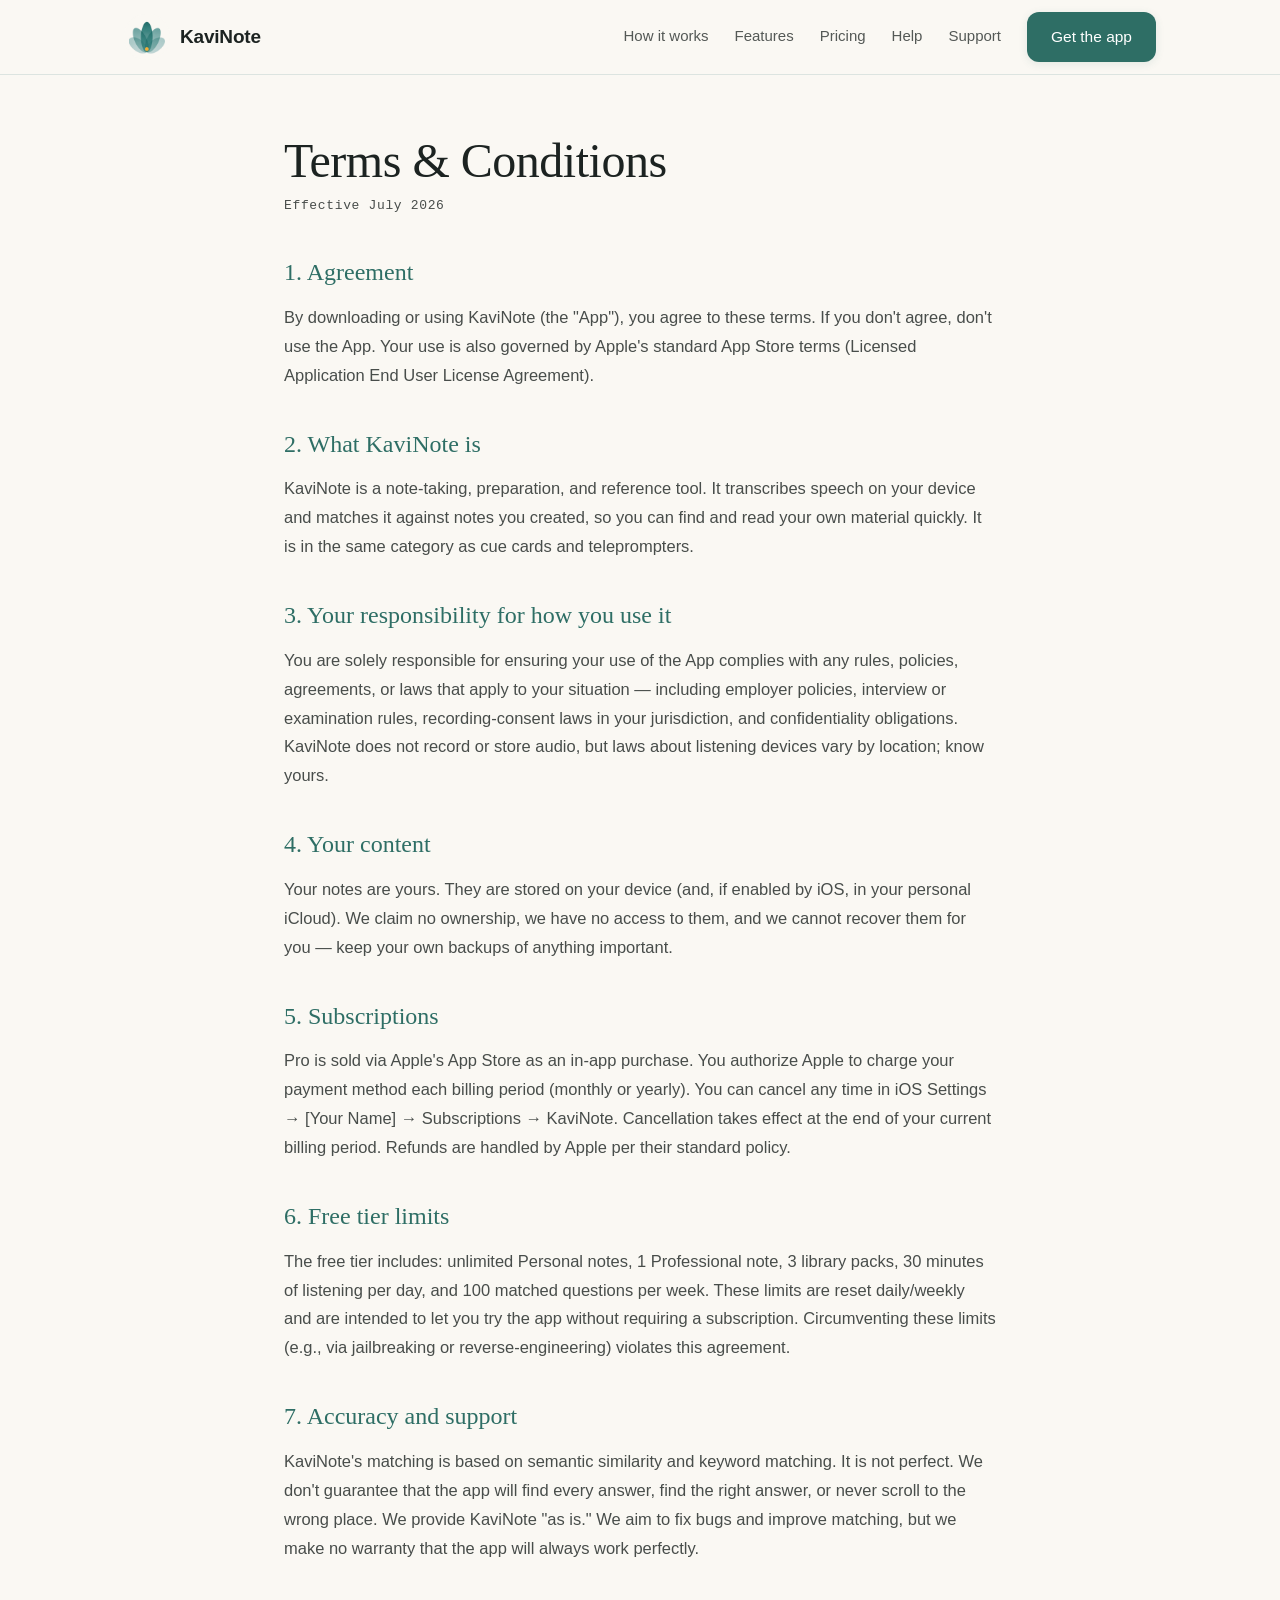
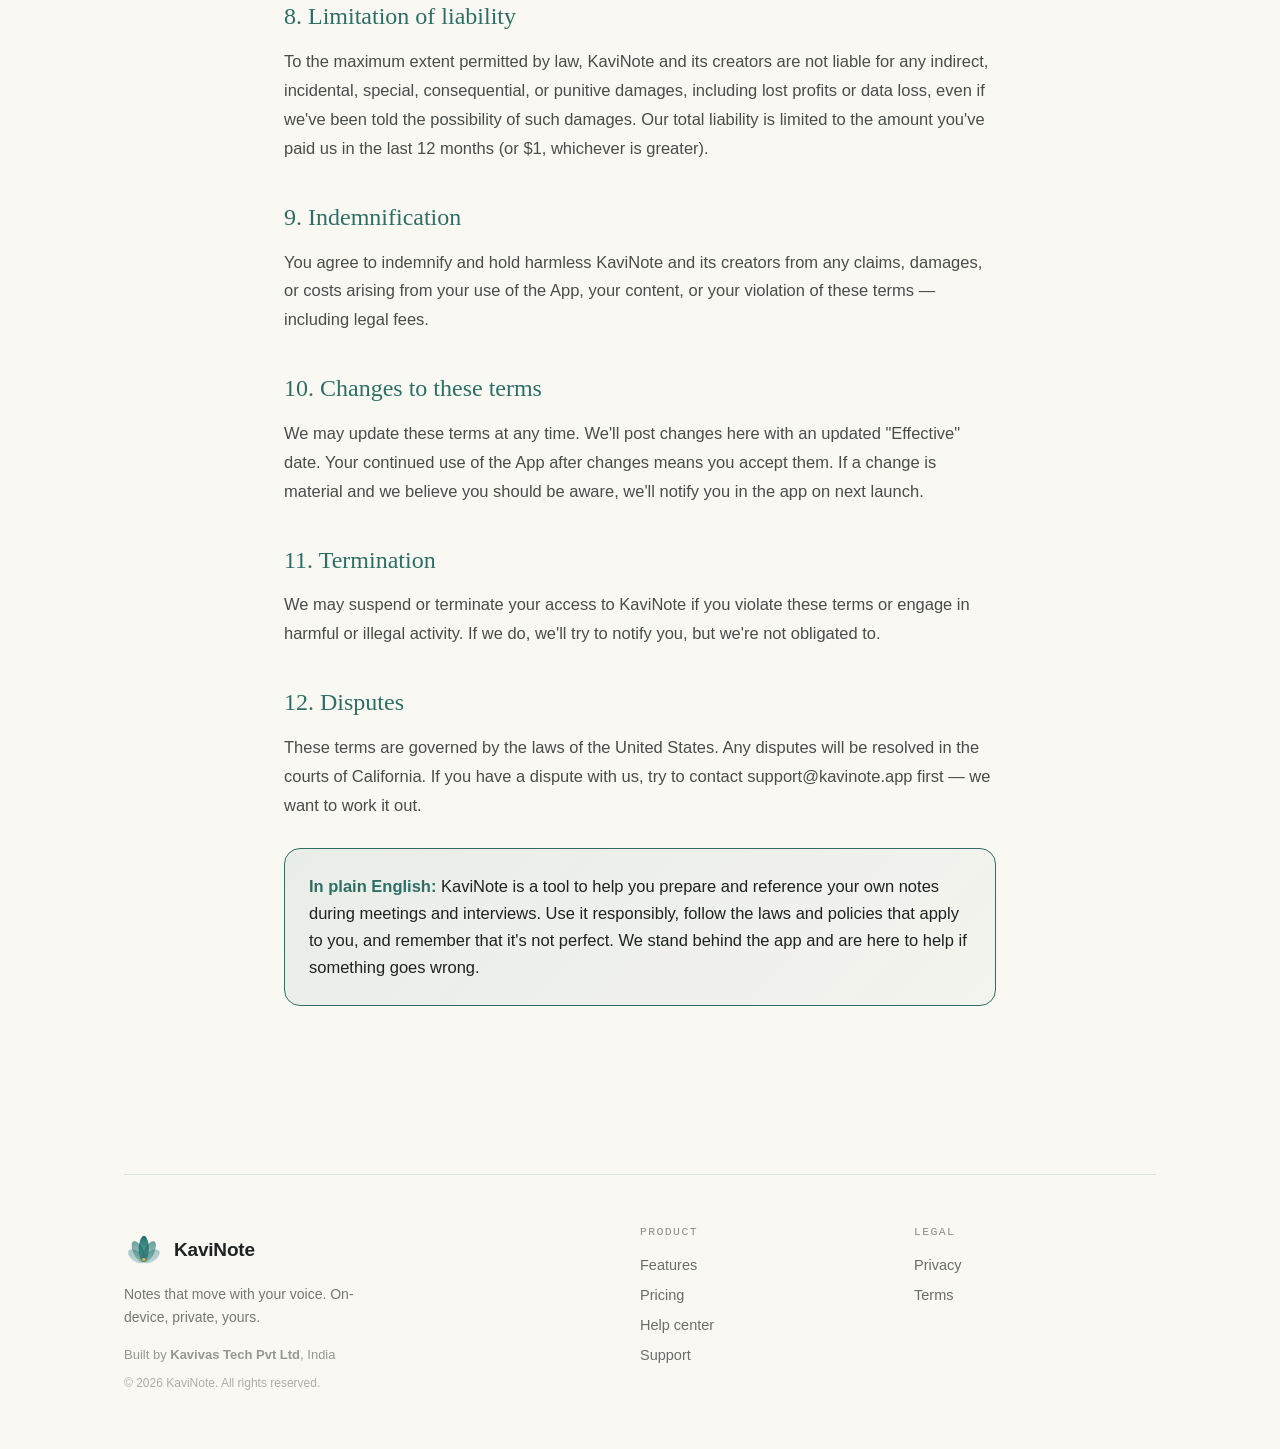
<file: terms.html>
<!DOCTYPE html>
<html lang="en">
<head>
<meta charset="utf-8">
<meta name="viewport" content="width=device-width, initial-scale=1">
<meta name="description" content="KaviNote Terms & Conditions - Understand our terms of service, subscription policy, and usage guidelines. Product of Kavivas Tech Pvt Ltd.">
<meta name="keywords" content="terms of service, terms and conditions, subscription terms, usage policy">
<meta name="author" content="Kavivas Tech Pvt Ltd">
<meta name="robots" content="index, follow">
<link rel="canonical" href="https://kavinote.vercel.app/terms">
<link rel="icon" href="logo.png">
<link rel="apple-touch-icon" href="apple-icon.png">
<meta name="theme-color" content="#FAF8F3">
<meta property="og:site_name" content="KaviNote">
<meta property="og:type" content="website">
<meta property="og:title" content="Terms & Conditions — KaviNote">
<meta property="og:description" content="KaviNote terms of service, subscription policy, and usage guidelines. A product of Kavivas Tech Pvt Ltd.">
<meta property="og:url" content="https://kavinote.vercel.app/terms">
<meta property="og:image" content="https://kavinote.vercel.app/logo.png">
<meta name="twitter:card" content="summary">
<meta name="twitter:title" content="Terms & Conditions — KaviNote">
<meta name="twitter:description" content="KaviNote terms of service, subscription policy, and usage guidelines. A product of Kavivas Tech Pvt Ltd.">
<meta name="twitter:image" content="https://kavinote.vercel.app/logo.png">
<title>Terms & Conditions — KaviNote</title>
<style>
/* KaviNote site — Quiet Stage design system */
:root {
  --paper: #FAF8F3; --ink: #1C2321; --river: #2E6E65; --mist: #DCE4E0;
  --slate: #0E1116; --chalk: #EDEFF2; --signal: #5BD6A9; --ember: #E8A87C;
  --serif: Georgia, 'Times New Roman', serif;
  --sans: -apple-system, BlinkMacSystemFont, 'Segoe UI', Roboto, sans-serif;
  --mono: ui-monospace, SFMono-Regular, Menlo, Consolas, monospace;
}
* { margin: 0; box-sizing: border-box; }
html { scroll-behavior: smooth; }
body { background: var(--paper); color: var(--ink); font-family: var(--sans); line-height: 1.65; font-size: 16.5px; }
.wrap { max-width: 1080px; margin: 0 auto; padding: 0 24px; }
a { color: var(--river); text-decoration: none; }
a:hover { opacity: .8; }

/* Nav (mobile-first) */
header.site { position: sticky; top: 0; z-index: 100; background: rgba(250,248,243,.95); backdrop-filter: blur(12px); -webkit-backdrop-filter: blur(12px); border-bottom: 1px solid var(--mist); }
.navbar { display: flex; flex-wrap: wrap; align-items: center; justify-content: space-between; gap: 12px; padding: 10px 0; }
.mark { display: flex; align-items: center; gap: 10px; font-weight: 700; font-size: 19px; color: var(--ink); text-decoration: none; letter-spacing: -0.01em; white-space: nowrap; }
.mark img { width: 46px; height: 46px; border-radius: 12px; display: block; }
.hamburger { width: 46px; height: 46px; border: 1.5px solid var(--mist); background: #fff; border-radius: 12px; display: flex; align-items: center; justify-content: center; cursor: pointer; padding: 0; flex-shrink: 0; }
.hamburger svg { width: 22px; height: 22px; }
.menu { display: none; flex-direction: column; padding: 4px 0 20px; width: 100%; order: 3; }
.menu.open { display: flex; }
.menu a.navlink { padding: 14px 4px; font-size: 17px; font-weight: 500; color: var(--ink); border-bottom: 1px solid var(--mist); }
.menu-actions { display: grid; gap: 10px; margin-top: 18px; }
footer.site a.mark { display: flex; opacity: 1; font-size: 19px; }
@media (min-width: 920px) {
  .navbar { padding: 12px 0; }
  .hamburger { display: none; }
  .menu { display: flex !important; flex-direction: row; align-items: center; gap: 26px; padding: 0; width: auto; order: 0; }
  .menu a.navlink { border: none; padding: 0; font-size: 15px; opacity: .75; }
  .menu a.navlink:hover { opacity: 1; }
  .menu-actions { display: flex; margin: 0; gap: 12px; }
}
.btn { display: inline-block; background: var(--river); color: #fff !important; text-decoration: none; padding: 12px 24px; border-radius: 12px; font-weight: 500; font-size: 15.5px; border: none; cursor: pointer; transition: all .2s ease; box-shadow: 0 2px 8px rgba(46,110,101,.12); }
.btn:hover { box-shadow: 0 6px 16px rgba(46,110,101,.18); transform: translateY(-2px); }

/* Type */
h1 { font-family: var(--serif); font-weight: 500; font-size: clamp(40px, 5.5vw, 64px); line-height: 1.1; letter-spacing: -0.02em; }
h2 { font-family: var(--serif); font-weight: 500; font-size: clamp(28px, 4vw, 42px); line-height: 1.2; }
.meta { font-family: var(--mono); font-size: 13px; opacity: .55; letter-spacing: .05em; }

/* Article pages */
.article { max-width: 760px; margin: 0 auto; padding: 32px 24px 80px; }
.article h1 { font-size: clamp(32px, 4.5vw, 48px); margin: 28px 0 8px; font-family: var(--serif); font-weight: 500; letter-spacing: -0.01em; }
.article h2 { font-size: 24px; font-family: var(--serif); font-weight: 500; margin: 40px 0 16px; color: var(--river); }
.article h3 { font-size: 18px; font-weight: 600; margin: 28px 0 12px; }
.article p, .article li { opacity: .8; line-height: 1.75; }
.article ol { padding-left: 24px; }
.article li { margin-bottom: 8px; }

.callout { background: linear-gradient(135deg, rgba(46,110,101,.08), rgba(46,110,101,.03)); border: 1.5px solid var(--river); border-radius: 16px; padding: 24px; margin: 28px 0; }
.callout strong { color: var(--river); }

/* Footer */
footer.site { border-top: 1px solid var(--mist); padding: 48px 0 56px; margin-top: 60px; }
footer.site .cols { display: grid; grid-template-columns: 2fr 1fr 1fr; gap: 32px; }
footer.site a { color: var(--ink); opacity: .65; text-decoration: none; display: block; margin: 6px 0; font-size: 14.5px; transition: opacity .2s; }
footer.site a:hover { opacity: 1; }
footer.site .head { font-family: var(--mono); font-size: 11.5px; letter-spacing: .12em; text-transform: uppercase; opacity: .5; margin-bottom: 12px; }

@media (max-width: 860px) {
  .navlinks a.hideMobile { display: none; }
  footer.site .cols { grid-template-columns: 1fr; }
}

@media (max-width: 640px) {
  .wrap { padding: 0 16px; }
}
</style>
</head>
<body>
<header class="site">
<div class="wrap">
<div class="navbar">
  <a class="mark" href="index.html">
    <img src="logo.png" alt="KaviNote lotus logo" width="46" height="46">
    KaviNote
  </a>
  <button class="hamburger" onclick="toggleMenu()" aria-label="Open menu" aria-expanded="false" id="hamburgerBtn">
    <svg id="iconOpen" viewBox="0 0 24 24" fill="none" stroke="#1C2321" stroke-width="2" stroke-linecap="round"><path d="M4 7h16M4 12h16M4 17h16"/></svg>
    <svg id="iconClose" viewBox="0 0 24 24" fill="none" stroke="#1C2321" stroke-width="2" stroke-linecap="round" style="display:none;"><path d="M6 6l12 12M18 6L6 18"/></svg>
  </button>
  <nav class="menu" id="menu">
    <a class="navlink" href="index.html#how">How it works</a>
    <a class="navlink" href="index.html#features">Features</a>
    <a class="navlink" href="index.html#pricing">Pricing</a>
    <a class="navlink" href="help.html">Help</a>
    <a class="navlink" href="support.html">Support</a>
    <div class="menu-actions">
      <a class="btn" href="index.html#download">Get the app</a>
    </div>
  </nav>
</div>
</div>
</header>

<div class="article">
<h1>Terms & Conditions</h1>
<p class="meta" style="margin-bottom:26px;">Effective July 2026</p>

<h2>1. Agreement</h2>
<p>By downloading or using KaviNote (the "App"), you agree to these terms. If you don't agree, don't use the App. Your use is also governed by Apple's standard App Store terms (Licensed Application End User License Agreement).</p>

<h2>2. What KaviNote is</h2>
<p>KaviNote is a note-taking, preparation, and reference tool. It transcribes speech on your device and matches it against notes you created, so you can find and read your own material quickly. It is in the same category as cue cards and teleprompters.</p>

<h2>3. Your responsibility for how you use it</h2>
<p>You are solely responsible for ensuring your use of the App complies with any rules, policies, agreements, or laws that apply to your situation — including employer policies, interview or examination rules, recording-consent laws in your jurisdiction, and confidentiality obligations. KaviNote does not record or store audio, but laws about listening devices vary by location; know yours.</p>

<h2>4. Your content</h2>
<p>Your notes are yours. They are stored on your device (and, if enabled by iOS, in your personal iCloud). We claim no ownership, we have no access to them, and we cannot recover them for you — keep your own backups of anything important.</p>

<h2>5. Subscriptions</h2>
<p>Pro is sold via Apple's App Store as an in-app purchase. You authorize Apple to charge your payment method each billing period (monthly or yearly). You can cancel any time in iOS Settings → [Your Name] → Subscriptions → KaviNote. Cancellation takes effect at the end of your current billing period. Refunds are handled by Apple per their standard policy.</p>

<h2>6. Free tier limits</h2>
<p>The free tier includes: unlimited Personal notes, 1 Professional note, 3 library packs, 30 minutes of listening per day, and 100 matched questions per week. These limits are reset daily/weekly and are intended to let you try the app without requiring a subscription. Circumventing these limits (e.g., via jailbreaking or reverse-engineering) violates this agreement.</p>

<h2>7. Accuracy and support</h2>
<p>KaviNote's matching is based on semantic similarity and keyword matching. It is not perfect. We don't guarantee that the app will find every answer, find the right answer, or never scroll to the wrong place. We provide KaviNote "as is." We aim to fix bugs and improve matching, but we make no warranty that the app will always work perfectly.</p>

<h2>8. Limitation of liability</h2>
<p>To the maximum extent permitted by law, KaviNote and its creators are not liable for any indirect, incidental, special, consequential, or punitive damages, including lost profits or data loss, even if we've been told the possibility of such damages. Our total liability is limited to the amount you've paid us in the last 12 months (or $1, whichever is greater).</p>

<h2>9. Indemnification</h2>
<p>You agree to indemnify and hold harmless KaviNote and its creators from any claims, damages, or costs arising from your use of the App, your content, or your violation of these terms — including legal fees.</p>

<h2>10. Changes to these terms</h2>
<p>We may update these terms at any time. We'll post changes here with an updated "Effective" date. Your continued use of the App after changes means you accept them. If a change is material and we believe you should be aware, we'll notify you in the app on next launch.</p>

<h2>11. Termination</h2>
<p>We may suspend or terminate your access to KaviNote if you violate these terms or engage in harmful or illegal activity. If we do, we'll try to notify you, but we're not obligated to.</p>

<h2>12. Disputes</h2>
<p>These terms are governed by the laws of the United States. Any disputes will be resolved in the courts of California. If you have a dispute with us, try to contact support@kavinote.app first — we want to work it out.</p>

<div class="callout">
  <strong>In plain English:</strong> KaviNote is a tool to help you prepare and reference your own notes during meetings and interviews. Use it responsibly, follow the laws and policies that apply to you, and remember that it's not perfect. We stand behind the app and are here to help if something goes wrong.
</div>

</div>

<div class="wrap">
<footer class="site">
  <div class="cols">
    <div>
      <a class="mark" href="index.html" style="margin-bottom:14px;">
        <img src="logo.png" alt="KaviNote lotus logo" width="40" height="40" style="width:40px; height:40px;">
        KaviNote
      </a>
      <p style="font-size:14px; opacity:.6; max-width:32ch; line-height:1.6;">Notes that move with your voice. On-device, private, yours.</p>
      <p style="font-size:13px; opacity:.45; margin-top:16px;">Built by <strong>Kavivas Tech Pvt Ltd</strong>, India</p>
      <p style="font-size:12px; opacity:.35; margin-top:8px;">© 2026 KaviNote. All rights reserved.</p>
    </div>
    <div>
      <div class="head">Product</div>
      <a href="index.html#features">Features</a>
      <a href="index.html#pricing">Pricing</a>
      <a href="help.html">Help center</a>
      <a href="support.html">Support</a>
    </div>
    <div>
      <div class="head">Legal</div>
      <a href="privacy.html">Privacy</a>
      <a href="#">Terms</a>
    </div>
  </div>
</footer>
</div>
<script>
function toggleMenu() {
  var menu = document.getElementById('menu');
  var open = menu.classList.toggle('open');
  document.getElementById('iconOpen').style.display = open ? 'none' : 'block';
  document.getElementById('iconClose').style.display = open ? 'block' : 'none';
  document.getElementById('hamburgerBtn').setAttribute('aria-expanded', open);
}
</script>
</body>
</html>
</file>
